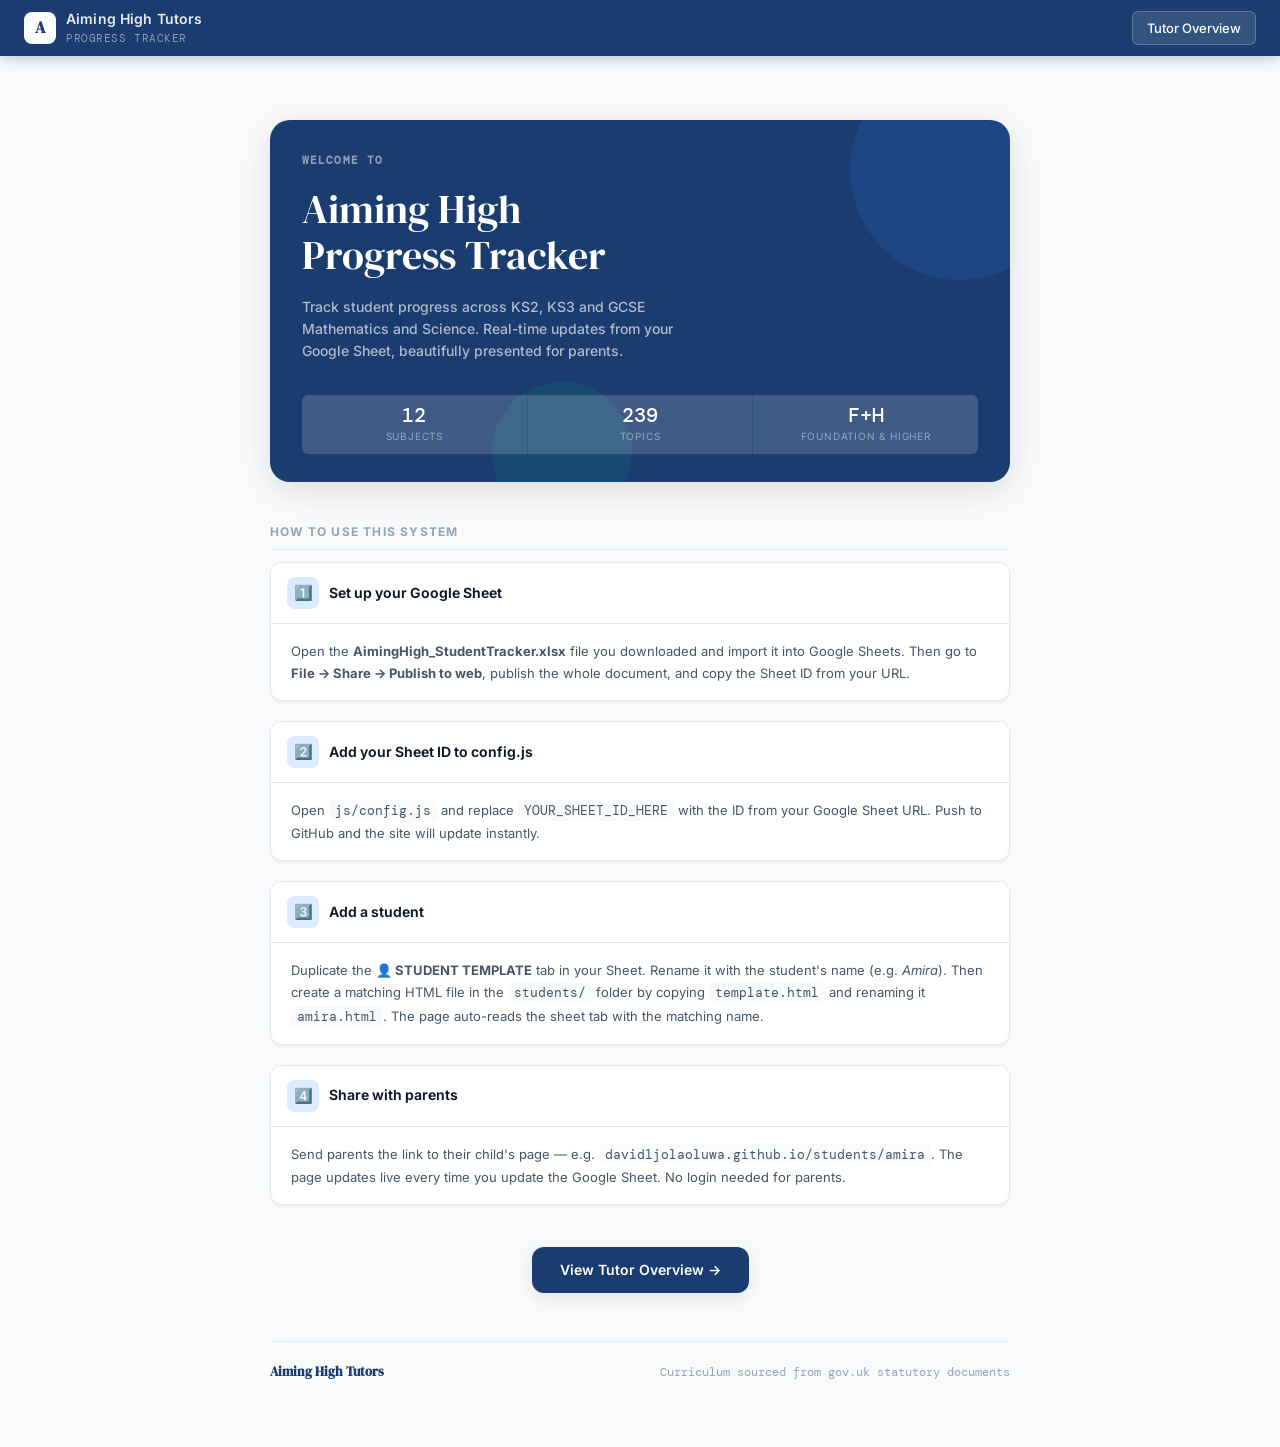
<file: webapp/index.html>
<!DOCTYPE html>
<html lang="en">
<head>
  <meta charset="UTF-8">
  <meta name="viewport" content="width=device-width, initial-scale=1.0">
  <title>Aiming High Tutors — Student Progress</title>
  <meta name="robots" content="noindex,nofollow">
  <link rel="stylesheet" href="css/style.css">
  <link rel="icon" href="data:image/svg+xml,<svg xmlns='http://www.w3.org/2000/svg' viewBox='0 0 32 32'><rect width='32' height='32' rx='8' fill='%231A3C6E'/><text y='24' x='5' font-size='20' font-family='serif'>A</text></svg>">
</head>
<body>

  <nav class="nav">
    <a href="index.html" class="nav-brand">
      <div class="nav-logo">A</div>
      <div>
        <div class="nav-name">Aiming High Tutors</div>
        <div class="nav-badge">Progress Tracker</div>
      </div>
    </a>
    <div class="nav-actions">
      <a href="overview.html" class="btn-nav">Tutor Overview</a>
    </div>
  </nav>

  <main class="page">

    <!-- Hero -->
    <div class="hero-card" style="margin-top:2rem;">
      <div class="hero-top" style="flex-direction:column;gap:0.75rem;">
        <div class="hero-label">Welcome to</div>
        <div class="hero-name" style="font-size:clamp(1.75rem,5vw,2.5rem)">Aiming High<br>Progress Tracker</div>
        <div class="hero-subject" style="max-width:420px;line-height:1.6">
          Track student progress across KS2, KS3 and GCSE Mathematics and Science.
          Real-time updates from your Google Sheet, beautifully presented for parents.
        </div>
      </div>
      <div class="hero-stats" style="margin-top:2rem;">
        <div class="stat-pill">
          <div class="stat-num">12</div>
          <div class="stat-lbl">Subjects</div>
        </div>
        <div class="stat-pill">
          <div class="stat-num">239</div>
          <div class="stat-lbl">Topics</div>
        </div>
        <div class="stat-pill">
          <div class="stat-num">F+H</div>
          <div class="stat-lbl">Foundation & Higher</div>
        </div>
      </div>
    </div>

    <!-- How to use -->
    <div class="section-title" style="margin-top:2.5rem;">How to use this system</div>

    <div style="display:flex;flex-direction:column;gap:10px;margin-bottom:2rem;">

      <div class="topic-group">
        <div class="topic-header" style="cursor:default;">
          <div class="topic-header-left">
            <div class="topic-icon">1️⃣</div>
            <div class="topic-name">Set up your Google Sheet</div>
          </div>
        </div>
        <div class="topic-body" style="display:block;padding:1rem 1.25rem;font-size:13px;color:var(--text-secondary);line-height:1.7;">
          Open the <strong>AimingHigh_StudentTracker.xlsx</strong> file you downloaded and import it into Google Sheets.
          Then go to <strong>File → Share → Publish to web</strong>, publish the whole document, and copy the Sheet ID from your URL.
        </div>
      </div>

      <div class="topic-group">
        <div class="topic-header" style="cursor:default;">
          <div class="topic-header-left">
            <div class="topic-icon">2️⃣</div>
            <div class="topic-name">Add your Sheet ID to config.js</div>
          </div>
        </div>
        <div class="topic-body" style="display:block;padding:1rem 1.25rem;font-size:13px;color:var(--text-secondary);line-height:1.7;">
          Open <code style="background:var(--parchment);padding:2px 6px;border-radius:4px;font-family:'DM Mono',monospace;">js/config.js</code>
          and replace <code style="background:var(--parchment);padding:2px 6px;border-radius:4px;font-family:'DM Mono',monospace;">YOUR_SHEET_ID_HERE</code>
          with the ID from your Google Sheet URL. Push to GitHub and the site will update instantly.
        </div>
      </div>

      <div class="topic-group">
        <div class="topic-header" style="cursor:default;">
          <div class="topic-header-left">
            <div class="topic-icon">3️⃣</div>
            <div class="topic-name">Add a student</div>
          </div>
        </div>
        <div class="topic-body" style="display:block;padding:1rem 1.25rem;font-size:13px;color:var(--text-secondary);line-height:1.7;">
          Duplicate the <strong>👤 STUDENT TEMPLATE</strong> tab in your Sheet. Rename it with the student's name (e.g. <em>Amira</em>).
          Then create a matching HTML file in the <code style="background:var(--parchment);padding:2px 6px;border-radius:4px;font-family:'DM Mono',monospace;">students/</code>
          folder by copying <code style="background:var(--parchment);padding:2px 6px;border-radius:4px;font-family:'DM Mono',monospace;">template.html</code> and renaming it <code style="background:var(--parchment);padding:2px 6px;border-radius:4px;font-family:'DM Mono',monospace;">amira.html</code>.
          The page auto-reads the sheet tab with the matching name.
        </div>
      </div>

      <div class="topic-group">
        <div class="topic-header" style="cursor:default;">
          <div class="topic-header-left">
            <div class="topic-icon">4️⃣</div>
            <div class="topic-name">Share with parents</div>
          </div>
        </div>
        <div class="topic-body" style="display:block;padding:1rem 1.25rem;font-size:13px;color:var(--text-secondary);line-height:1.7;">
          Send parents the link to their child's page — e.g.
          <code style="background:var(--parchment);padding:2px 6px;border-radius:4px;font-family:'DM Mono',monospace;">david1jolaoluwa.github.io/students/amira</code>.
          The page updates live every time you update the Google Sheet. No login needed for parents.
        </div>
      </div>

    </div>

    <!-- Tutor link -->
    <div style="text-align:center;margin:2rem 0;">
      <a href="overview.html" style="
        display:inline-flex;align-items:center;gap:8px;
        background:var(--navy);color:white;
        padding:12px 28px;border-radius:var(--radius-md);
        font-size:14px;font-weight:600;text-decoration:none;
        font-family:'Inter',sans-serif;
        box-shadow:var(--shadow-md);
        transition:background 200ms;
      " onmouseover="this.style.background='#112750'" onmouseout="this.style.background='var(--navy)'">
        View Tutor Overview →
      </a>
    </div>

    <div class="page-footer">
      <div class="footer-brand">Aiming High Tutors</div>
      <div class="footer-meta">Curriculum sourced from gov.uk statutory documents</div>
    </div>

  </main>

</body>
</html>
</file>
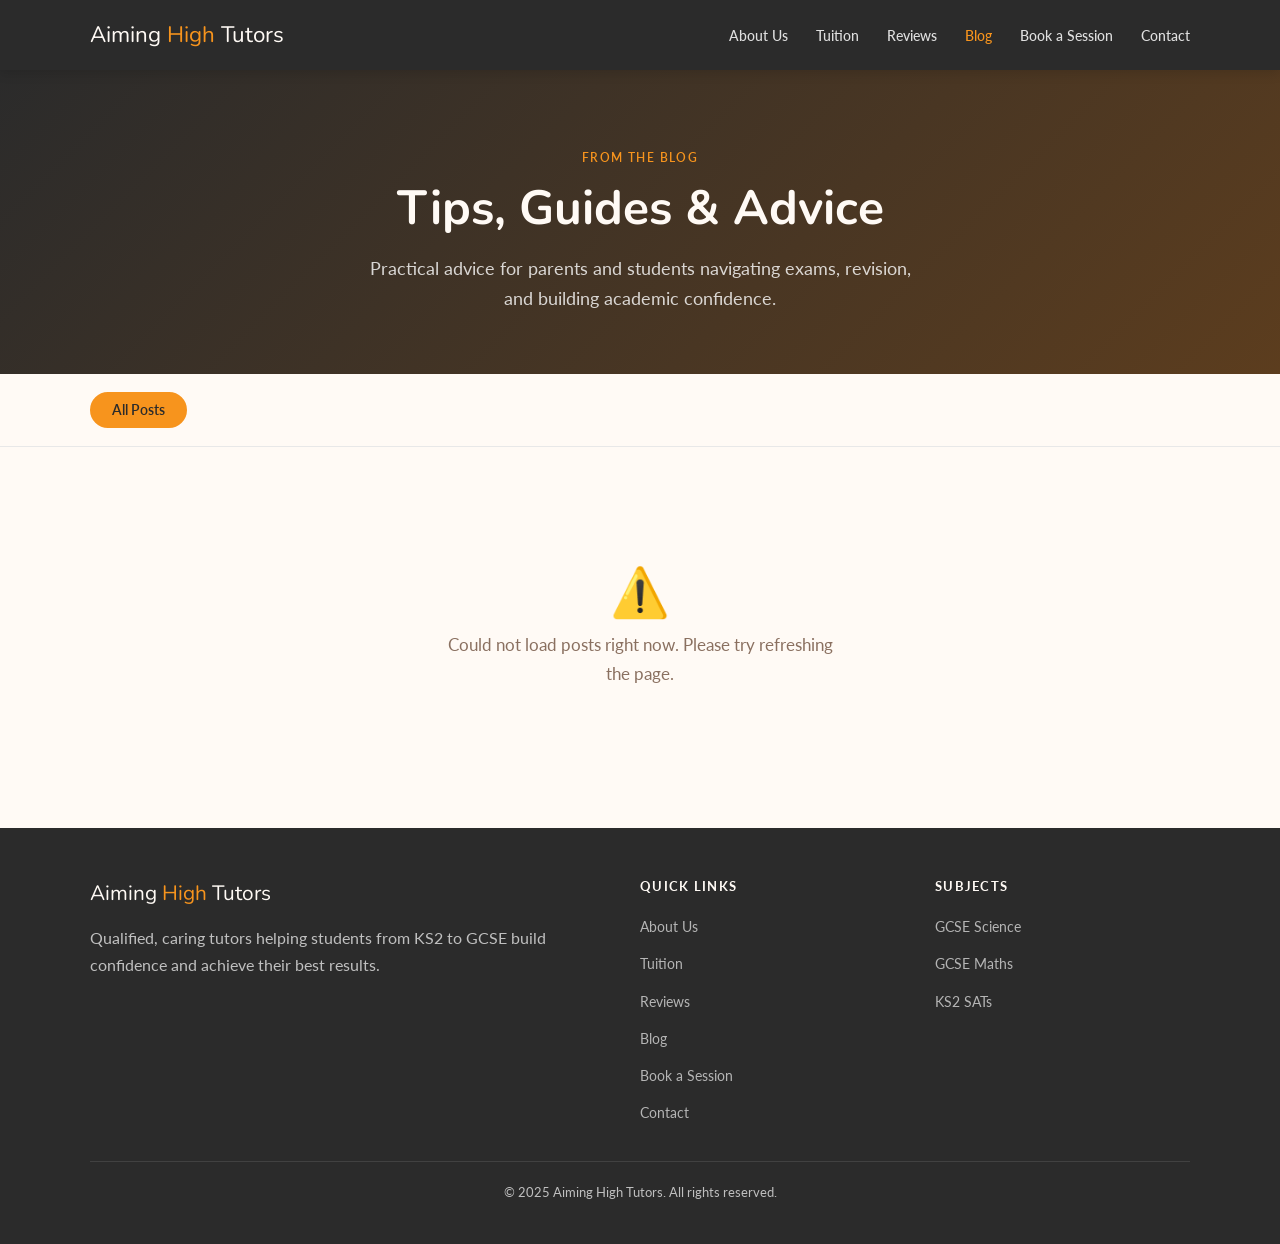
<file: blog.html>
<!DOCTYPE html>
<html lang="en">
<head>
  <meta charset="UTF-8" />
  <meta name="viewport" content="width=device-width, initial-scale=1.0" />
  <title>Blog — Aiming High Tutors</title>
  <meta name="description" content="Tips, guides and advice for parents and students navigating exams, revision and building academic confidence." />

  <link
    href="https://fonts.googleapis.com/css2?family=Nunito:wght@600;700;800&family=Lato:wght@400;500;700&display=swap"
    rel="stylesheet"
  />

  <style>
    :root {
      --color-dark:     #2B2B2B;
      --color-mid:      #5C3D1E;
      --color-accent:   #F7941D;
      --color-light-bg: #FEF3E8;
      --color-white:    #FFFAF5;
      --color-text:     #3E3028;
      --color-muted:    #8a7060;
      --font-heading:   'Nunito', Georgia, sans-serif;
      --font-body:      'Lato', Arial, sans-serif;
      --radius:         12px;
      --max-width:      1100px;
    }

    *, *::before, *::after { box-sizing: border-box; margin: 0; padding: 0; }
    html { scroll-behavior: smooth; }

    body {
      font-family: var(--font-body);
      color: var(--color-text);
      background: var(--color-white);
      line-height: 1.7;
      font-size: 16px;
    }

    .container {
      width: 90%;
      max-width: var(--max-width);
      margin: 0 auto;
    }

    h1, h2, h3 {
      font-family: var(--font-heading);
      color: var(--color-dark);
      line-height: 1.25;
    }

    h1 { font-size: clamp(2rem, 5vw, 3rem); }
    h2 { font-size: clamp(1.6rem, 3.5vw, 2.4rem); margin-bottom: 16px; }
    h3 { font-size: 1.2rem; margin-bottom: 8px; }
    p  { margin-bottom: 16px; }

    .section-label {
      display: inline-block;
      font-size: 0.75rem;
      font-weight: 600;
      letter-spacing: 0.12em;
      text-transform: uppercase;
      color: var(--color-accent);
      margin-bottom: 10px;
    }

    /* =====================================================================
    NAVBAR
    ===================================================================== */
    .navbar {
      position: sticky;
      top: 0;
      z-index: 100;
      background: var(--color-dark);
      padding: 16px 0;
      box-shadow: 0 2px 12px rgba(0,0,0,0.15);
    }

    .navbar__inner {
      display: flex;
      align-items: center;
      justify-content: space-between;
      flex-wrap: wrap;
      gap: 12px;
    }

    .navbar__logo {
      font-family: var(--font-heading);
      font-size: 1.4rem;
      color: var(--color-white);
      text-decoration: none;
    }

    .navbar__logo span { color: var(--color-accent); }

    .navbar__links {
      display: flex;
      gap: 28px;
      list-style: none;
      flex-wrap: wrap;
    }

    .navbar__links a {
      color: rgba(255,255,255,0.85);
      text-decoration: none;
      font-size: 0.9rem;
      font-weight: 500;
      transition: color 0.2s;
    }

    .navbar__links a:hover,
    .navbar__links a.active { color: var(--color-accent); }

    /* =====================================================================
    PAGE HERO
    ===================================================================== */
    .page-hero {
      background: linear-gradient(135deg, var(--color-dark) 0%, var(--color-mid) 100%);
      color: var(--color-white);
      padding: 72px 0 60px;
      text-align: center;
    }

    .page-hero h1 { color: var(--color-white); margin-bottom: 16px; }

    .page-hero p {
      color: rgba(255,255,255,0.8);
      font-size: 1.1rem;
      max-width: 560px;
      margin: 0 auto;
    }

    /* =====================================================================
    FILTER BAR
    ===================================================================== */
    .filter-bar {
      background: var(--color-white);
      border-bottom: 1px solid #e8e8e8;
      padding: 18px 0;
      position: sticky;
      top: 56px;
      z-index: 50;
    }

    .filter-bar__inner {
      display: flex;
      gap: 10px;
      flex-wrap: wrap;
      align-items: center;
    }

    .filter-btn {
      background: var(--color-white);
      color: var(--color-dark);
      font-family: var(--font-body);
      font-weight: 600;
      font-size: 0.85rem;
      padding: 8px 20px;
      border-radius: 50px;
      border: 2px solid #dde3e8;
      cursor: pointer;
      transition: all 0.2s;
    }

    .filter-btn:hover {
      border-color: var(--color-accent);
      color: var(--color-accent);
    }

    .filter-btn.active {
      background: var(--color-accent);
      color: var(--color-dark);
      border-color: var(--color-accent);
    }

    /* =====================================================================
    BLOG GRID
    ===================================================================== */
    .blog-section {
      padding: 60px 0 80px;
    }

    .blog-grid {
      display: grid;
      grid-template-columns: repeat(auto-fill, minmax(320px, 1fr));
      gap: 32px;
    }

    .blog-card {
      background: var(--color-white);
      border-radius: var(--radius);
      overflow: hidden;
      box-shadow: 0 4px 20px rgba(0,0,0,0.07);
      transition: transform 0.25s, box-shadow 0.25s;
      display: flex;
      flex-direction: column;
      border: 1px solid #f0ebe4;
    }

    .blog-card:hover {
      transform: translateY(-5px);
      box-shadow: 0 12px 36px rgba(92,61,30,0.12);
    }

    .blog-card__image {
      height: 200px;
      background: linear-gradient(135deg, var(--color-light-bg), #e8d5b7);
      display: flex;
      align-items: center;
      justify-content: center;
      color: var(--color-muted);
      font-size: 0.8rem;
      flex-shrink: 0;
      position: relative;
      overflow: hidden;
    }

    .blog-card__category-badge {
      position: absolute;
      top: 14px;
      left: 14px;
      background: var(--color-accent);
      color: var(--color-dark);
      font-size: 0.7rem;
      font-weight: 700;
      letter-spacing: 0.08em;
      text-transform: uppercase;
      padding: 4px 12px;
      border-radius: 50px;
    }

    .blog-card__body {
      padding: 28px;
      display: flex;
      flex-direction: column;
      flex: 1;
    }

    .blog-card__meta {
      display: flex;
      gap: 12px;
      align-items: center;
      margin-bottom: 12px;
      flex-wrap: wrap;
    }

    .blog-card__date {
      font-size: 0.78rem;
      color: var(--color-muted);
      font-weight: 500;
    }

    .blog-card__author {
      font-size: 0.78rem;
      color: var(--color-mid);
      font-weight: 600;
    }

    .blog-card__author::before {
      content: '·';
      margin-right: 12px;
      color: var(--color-muted);
    }

    .blog-card__title {
      font-family: var(--font-heading);
      font-size: 1.1rem;
      color: var(--color-dark);
      margin-bottom: 10px;
      line-height: 1.4;
    }

    .blog-card__excerpt {
      font-size: 0.9rem;
      color: var(--color-muted);
      margin-bottom: 20px;
      flex: 1;
      line-height: 1.6;
    }

    .blog-card__link {
      display: inline-block;
      font-size: 0.88rem;
      font-weight: 700;
      color: var(--color-accent);
      text-decoration: none;
      transition: color 0.2s;
    }

    .blog-card__link:hover { color: var(--color-mid); }

    /* =====================================================================
    LOADING + EMPTY STATES
    ===================================================================== */
    .blog-status {
      text-align: center;
      padding: 60px 24px;
      color: var(--color-muted);
    }

    .blog-status__icon {
      font-size: 3rem;
      margin-bottom: 16px;
      line-height: 1;
    }

    .blog-status p {
      font-size: 1.05rem;
      max-width: 400px;
      margin: 0 auto;
    }

    /* =====================================================================
    FOOTER
    ===================================================================== */
    .footer {
      background: var(--color-dark);
      color: rgba(255,255,255,0.7);
      padding: 48px 0 24px;
    }

    .footer__inner {
      display: flex;
      gap: 40px;
      flex-wrap: wrap;
      margin-bottom: 36px;
    }

    .footer__brand { flex: 2; min-width: 220px; }
    .footer__col   { flex: 1; min-width: 140px; }

    .footer__logo {
      font-family: var(--font-heading);
      font-size: 1.3rem;
      color: var(--color-white);
      margin-bottom: 12px;
      display: block;
    }

    .footer__logo span { color: var(--color-accent); }

    .footer h4 {
      font-family: var(--font-body);
      font-size: 0.8rem;
      font-weight: 700;
      letter-spacing: 0.1em;
      text-transform: uppercase;
      color: var(--color-white);
      margin-bottom: 14px;
    }

    .footer__links {
      list-style: none;
      display: flex;
      flex-direction: column;
      gap: 10px;
    }

    .footer__links a {
      color: rgba(255,255,255,0.65);
      text-decoration: none;
      font-size: 0.88rem;
      transition: color 0.2s;
    }

    .footer__links a:hover { color: var(--color-accent); }

    .footer__bottom {
      border-top: 1px solid rgba(255,255,255,0.1);
      padding-top: 20px;
      font-size: 0.8rem;
      text-align: center;
    }

    /* =====================================================================
    RESPONSIVE
    ===================================================================== */
    @media (max-width: 768px) {
      .page-hero { padding: 52px 0 44px; }
      .blog-grid { grid-template-columns: 1fr; }
      .navbar__inner { justify-content: center; }
    }
  </style>
</head>

<body>

  <!-- NAVBAR -->
  <nav class="navbar">
    <div class="container navbar__inner">
      <a href="index.html" class="navbar__logo">Aiming <span>High</span> Tutors</a>
      <ul class="navbar__links">
        <li><a href="index.html#about">About Us</a></li>
        <li><a href="index.html#services">Tuition</a></li>
        <li><a href="index.html#reviews">Reviews</a></li>
        <li><a href="blog.html" class="active">Blog</a></li>
        <li><a href="index.html#booking">Book a Session</a></li>
        <li><a href="index.html#contact">Contact</a></li>
      </ul>
    </div>
  </nav>


  <!-- PAGE HERO -->
  <div class="page-hero">
    <div class="container">
      <span class="section-label">From the Blog</span>
      <h1>Tips, Guides &amp; Advice</h1>
      <p>
        Practical advice for parents and students navigating exams,
        revision, and building academic confidence.
      </p>
    </div>
  </div>


  <!-- FILTER BAR — built dynamically from post categories -->
  <div class="filter-bar">
    <div class="container">
      <div class="filter-bar__inner" id="filter-bar">
        <button class="filter-btn active" data-category="all">All Posts</button>
        <!-- Category buttons injected by JavaScript -->
      </div>
    </div>
  </div>


  <!-- BLOG POSTS GRID -->
  <section class="blog-section">
    <div class="container">

      <!-- Loading state -->
      <div id="blog-loading" class="blog-status">
        <div class="blog-status__icon">📖</div>
        <p>Loading posts&hellip;</p>
      </div>

      <!-- Posts grid — built by JavaScript -->
      <div id="blog-grid" class="blog-grid" style="display:none;"></div>

      <!-- Empty / no posts matching filter -->
      <div id="blog-empty" class="blog-status" style="display:none;">
        <div class="blog-status__icon">📭</div>
        <p>No posts found in this category yet. Check back soon!</p>
      </div>

      <!-- Error state -->
      <div id="blog-error" class="blog-status" style="display:none;">
        <div class="blog-status__icon">⚠️</div>
        <p>Could not load posts right now. Please try refreshing the page.</p>
      </div>

    </div>
  </section>


  <!-- FOOTER -->
  <footer class="footer">
    <div class="container">
      <div class="footer__inner">
        <div class="footer__brand">
          <span class="footer__logo">Aiming <span>High</span> Tutors</span>
          <p>Qualified, caring tutors helping students from KS2 to GCSE build confidence and achieve their best results.</p>
        </div>
        <div class="footer__col">
          <h4>Quick Links</h4>
          <ul class="footer__links">
            <li><a href="index.html#about">About Us</a></li>
            <li><a href="index.html#services">Tuition</a></li>
            <li><a href="index.html#reviews">Reviews</a></li>
            <li><a href="blog.html">Blog</a></li>
            <li><a href="index.html#booking">Book a Session</a></li>
            <li><a href="index.html#contact">Contact</a></li>
          </ul>
        </div>
        <div class="footer__col">
          <h4>Subjects</h4>
          <ul class="footer__links">
            <li><a href="index.html#services">GCSE Science</a></li>
            <li><a href="index.html#services">GCSE Maths</a></li>
            <li><a href="index.html#services">KS2 SATs</a></li>
          </ul>
        </div>
      </div>
      <div class="footer__bottom">
        <p>&copy; 2025 Aiming High Tutors. All rights reserved.</p>
      </div>
    </div>
  </footer>


  <script>
    // =====================================================================
    //  BLOG LISTING — DYNAMIC POST LOADING
    //
    //  TO SET UP:
    //  Deploy blog_api.gs as a Web App and replace
    //  PASTE_BLOG_API_URL_HERE below with your Web App URL.
    // =====================================================================

    var BLOG_API_URL = 'https://script.google.com/macros/s/AKfycbyuneqiMrY-ANNUuSCVV_JN240JhCodCRmTIG7x03I8z4F-ac4JhL-dpscdKhBiVNQ/exec';

    var allPosts       = [];
    var activeCategory = 'all';

    // Default card images per category — fallback gradient if none set
    var CATEGORY_IMAGES = {
      'GCSE':      'https://raw.githubusercontent.com/david1jolaoluwa/david1jolaoluwa.github.io/main/Website%20Assets/pexels-polina-tankilevitch-6929185.jpg',
      'SATs':      'https://raw.githubusercontent.com/david1jolaoluwa/david1jolaoluwa.github.io/main/Website%20Assets/pexels-karola-g-6958531.jpg',
      'Revision':  'https://raw.githubusercontent.com/david1jolaoluwa/david1jolaoluwa.github.io/main/Website%20Assets/pexels-mikhail-nilov-8121107.jpg',
      'default':   ''
    };

    // ---------------------------------------------------------------
    //  LOAD POSTS FROM API
    // ---------------------------------------------------------------
    fetch(BLOG_API_URL)
      .then(function(res) { return res.json(); })
      .then(function(data) {
        document.getElementById('blog-loading').style.display = 'none';

        if (!data.ok || !data.posts || data.posts.length === 0) {
          document.getElementById('blog-empty').style.display = 'block';
          return;
        }

        allPosts = data.posts;
        buildFilterBar(allPosts);
        renderPosts(allPosts);
      })
      .catch(function() {
        document.getElementById('blog-loading').style.display = 'none';
        document.getElementById('blog-error').style.display = 'block';
      });


    // ---------------------------------------------------------------
    //  BUILD FILTER BAR FROM CATEGORIES IN POSTS
    // ---------------------------------------------------------------
    function buildFilterBar(posts) {
      var seen       = {};
      var categories = [];
      posts.forEach(function(p) {
        if (p.category && !seen[p.category]) {
          seen[p.category] = true;
          categories.push(p.category);
        }
      });

      var bar = document.getElementById('filter-bar');
      categories.forEach(function(cat) {
        var btn = document.createElement('button');
        btn.className    = 'filter-btn';
        btn.textContent  = cat;
        btn.setAttribute('data-category', cat);
        btn.addEventListener('click', function() {
          setActiveFilter(cat);
        });
        bar.appendChild(btn);
      });
    }


    // ---------------------------------------------------------------
    //  SET ACTIVE FILTER AND RE-RENDER
    // ---------------------------------------------------------------
    function setActiveFilter(category) {
      activeCategory = category;

      // Update button states
      document.querySelectorAll('.filter-btn').forEach(function(btn) {
        btn.className = btn.getAttribute('data-category') === category
          ? 'filter-btn active' : 'filter-btn';
      });

      var filtered = category === 'all'
        ? allPosts
        : allPosts.filter(function(p) { return p.category === category; });

      renderPosts(filtered);
    }


    // ---------------------------------------------------------------
    //  RENDER POST CARDS
    // ---------------------------------------------------------------
    function renderPosts(posts) {
      var grid  = document.getElementById('blog-grid');
      var empty = document.getElementById('blog-empty');

      if (posts.length === 0) {
        grid.style.display  = 'none';
        empty.style.display = 'block';
        return;
      }

      empty.style.display = 'none';
      grid.style.display  = 'grid';
      grid.innerHTML      = '';

      posts.forEach(function(post) {
        var imgStyle = CATEGORY_IMAGES[post.category] || CATEGORY_IMAGES['default']
          ? 'background: url(\'' + (CATEGORY_IMAGES[post.category] || CATEGORY_IMAGES['default']) + '\') center/cover no-repeat;'
          : 'background: linear-gradient(135deg, var(--color-light-bg), #e8d5b7);';

        var postUrl = 'post.html?url=' + encodeURIComponent(post.docUrl)
          + '&title=' + encodeURIComponent(post.title)
          + '&author=' + encodeURIComponent(post.author)
          + '&date=' + encodeURIComponent(post.date)
          + '&category=' + encodeURIComponent(post.category);

        var card = document.createElement('div');
        card.className = 'blog-card';
        card.innerHTML =
          '<div class="blog-card__image" style="' + imgStyle + '">' +
            (post.category ? '<span class="blog-card__category-badge">' + escHtml(post.category) + '</span>' : '') +
          '</div>' +
          '<div class="blog-card__body">' +
            '<div class="blog-card__meta">' +
              '<span class="blog-card__date">' + escHtml(post.date) + '</span>' +
              (post.author ? '<span class="blog-card__author">' + escHtml(post.author) + '</span>' : '') +
            '</div>' +
            '<p class="blog-card__title">' + escHtml(post.title) + '</p>' +
            '<p class="blog-card__excerpt">' + escHtml(post.excerpt) + '</p>' +
            '<a href="' + postUrl + '" class="blog-card__link">Read more &rarr;</a>' +
          '</div>';

        grid.appendChild(card);
      });
    }


    // ---------------------------------------------------------------
    //  HELPER — escape HTML to prevent XSS
    // ---------------------------------------------------------------
    function escHtml(str) {
      return String(str)
        .replace(/&/g, '&amp;')
        .replace(/</g, '&lt;')
        .replace(/>/g, '&gt;')
        .replace(/"/g, '&quot;');
    }
  </script>

</body>
</html>
</file>
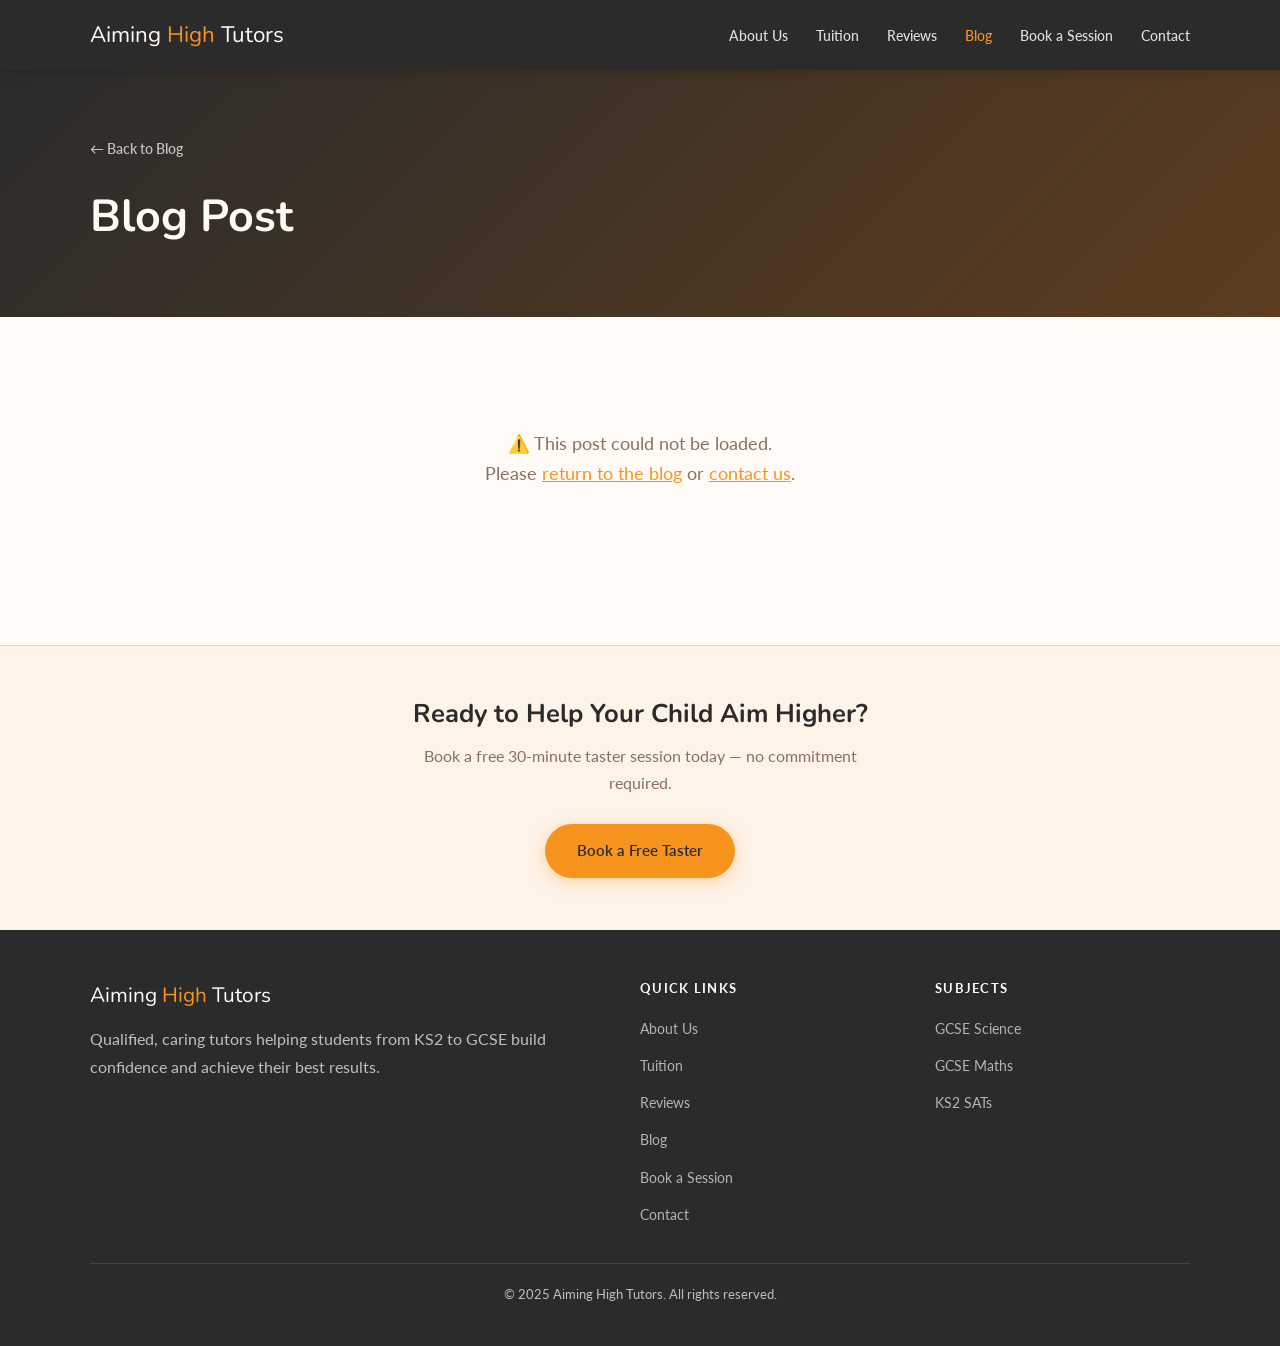
<file: post.html>
<!DOCTYPE html>
<html lang="en">
<head>
  <meta charset="UTF-8" />
  <meta name="viewport" content="width=device-width, initial-scale=1.0" />
  <title>Blog Post — Aiming High Tutors</title>

  <link
    href="https://fonts.googleapis.com/css2?family=Nunito:wght@600;700;800&family=Lato:wght@400;500;700&display=swap"
    rel="stylesheet"
  />

  <style>
    :root {
      --color-dark:     #2B2B2B;
      --color-mid:      #5C3D1E;
      --color-accent:   #F7941D;
      --color-light-bg: #FEF3E8;
      --color-white:    #FFFAF5;
      --color-text:     #3E3028;
      --color-muted:    #8a7060;
      --font-heading:   'Nunito', Georgia, sans-serif;
      --font-body:      'Lato', Arial, sans-serif;
      --radius:         12px;
      --max-width:      1100px;
    }

    *, *::before, *::after { box-sizing: border-box; margin: 0; padding: 0; }
    html { scroll-behavior: smooth; }

    body {
      font-family: var(--font-body);
      color: var(--color-text);
      background: var(--color-white);
      line-height: 1.7;
      font-size: 16px;
    }

    .container {
      width: 90%;
      max-width: var(--max-width);
      margin: 0 auto;
    }

    h1, h2, h3 {
      font-family: var(--font-heading);
      color: var(--color-dark);
      line-height: 1.25;
    }

    p { margin-bottom: 16px; }

    /* =====================================================================
    NAVBAR
    ===================================================================== */
    .navbar {
      position: sticky;
      top: 0;
      z-index: 100;
      background: var(--color-dark);
      padding: 16px 0;
      box-shadow: 0 2px 12px rgba(0,0,0,0.15);
    }

    .navbar__inner {
      display: flex;
      align-items: center;
      justify-content: space-between;
      flex-wrap: wrap;
      gap: 12px;
    }

    .navbar__logo {
      font-family: var(--font-heading);
      font-size: 1.4rem;
      color: var(--color-white);
      text-decoration: none;
    }

    .navbar__logo span { color: var(--color-accent); }

    .navbar__links {
      display: flex;
      gap: 28px;
      list-style: none;
      flex-wrap: wrap;
    }

    .navbar__links a {
      color: rgba(255,255,255,0.85);
      text-decoration: none;
      font-size: 0.9rem;
      font-weight: 500;
      transition: color 0.2s;
    }

    .navbar__links a:hover,
    .navbar__links a.active { color: var(--color-accent); }

    /* =====================================================================
    POST HEADER
    ===================================================================== */
    .post-header {
      background: linear-gradient(135deg, var(--color-dark) 0%, var(--color-mid) 100%);
      color: var(--color-white);
      padding: 64px 0 52px;
    }

    .post-header__back {
      display: inline-flex;
      align-items: center;
      gap: 8px;
      color: rgba(255,255,255,0.7);
      text-decoration: none;
      font-size: 0.88rem;
      font-weight: 600;
      margin-bottom: 28px;
      transition: color 0.2s;
    }

    .post-header__back:hover { color: var(--color-accent); }

    .post-header__category {
      display: inline-block;
      background: var(--color-accent);
      color: var(--color-dark);
      font-size: 0.7rem;
      font-weight: 700;
      letter-spacing: 0.1em;
      text-transform: uppercase;
      padding: 5px 14px;
      border-radius: 50px;
      margin-bottom: 20px;
    }

    .post-header h1 {
      color: var(--color-white);
      font-size: clamp(1.8rem, 4vw, 2.8rem);
      margin-bottom: 20px;
      max-width: 800px;
    }

    .post-header__meta {
      display: flex;
      gap: 20px;
      align-items: center;
      flex-wrap: wrap;
    }

    .post-header__meta-item {
      display: flex;
      align-items: center;
      gap: 8px;
      color: rgba(255,255,255,0.75);
      font-size: 0.9rem;
    }

    .post-header__meta-item strong {
      color: var(--color-white);
    }

    /* =====================================================================
    POST CONTENT — Google Doc iframe
    ===================================================================== */
    .post-content {
      padding: 52px 0 80px;
    }

    .post-content__inner {
      max-width: 860px;
      margin: 0 auto;
    }

    /* Loading state shown while iframe loads */
    .post-loading {
      text-align: center;
      padding: 60px 24px;
      color: var(--color-muted);
    }

    .post-loading__icon {
      font-size: 3rem;
      margin-bottom: 16px;
      line-height: 1;
    }

    /* Error state */
    .post-error {
      text-align: center;
      padding: 60px 24px;
      color: var(--color-muted);
      display: none;
    }

    /* The Google Doc iframe */
    .post-iframe {
      width: 100%;
      min-height: 80vh;
      border: none;
      border-radius: var(--radius);
      box-shadow: 0 4px 24px rgba(0,0,0,0.08);
      display: none; /* shown once loaded */
      background: var(--color-white);
    }

    /* =====================================================================
    CTA STRIP — below the post
    ===================================================================== */
    .post-cta {
      background: var(--color-light-bg);
      border-top: 1px solid #e8d5b7;
      padding: 52px 0;
      text-align: center;
    }

    .post-cta h2 {
      font-size: 1.6rem;
      margin-bottom: 12px;
    }

    .post-cta p {
      color: var(--color-muted);
      max-width: 480px;
      margin: 0 auto 28px;
    }

    .btn {
      display: inline-block;
      background: var(--color-accent);
      color: var(--color-dark);
      font-family: var(--font-body);
      font-weight: 600;
      font-size: 0.95rem;
      padding: 14px 32px;
      border-radius: 50px;
      text-decoration: none;
      border: none;
      cursor: pointer;
      transition: transform 0.2s, box-shadow 0.2s;
      box-shadow: 0 4px 16px rgba(247,148,29,0.35);
    }

    .btn:hover {
      transform: translateY(-2px);
      box-shadow: 0 8px 24px rgba(247,148,29,0.45);
    }

    /* =====================================================================
    FOOTER
    ===================================================================== */
    .footer {
      background: var(--color-dark);
      color: rgba(255,255,255,0.7);
      padding: 48px 0 24px;
    }

    .footer__inner {
      display: flex;
      gap: 40px;
      flex-wrap: wrap;
      margin-bottom: 36px;
    }

    .footer__brand { flex: 2; min-width: 220px; }
    .footer__col   { flex: 1; min-width: 140px; }

    .footer__logo {
      font-family: var(--font-heading);
      font-size: 1.3rem;
      color: var(--color-white);
      margin-bottom: 12px;
      display: block;
    }

    .footer__logo span { color: var(--color-accent); }

    .footer h4 {
      font-family: var(--font-body);
      font-size: 0.8rem;
      font-weight: 700;
      letter-spacing: 0.1em;
      text-transform: uppercase;
      color: var(--color-white);
      margin-bottom: 14px;
    }

    .footer__links {
      list-style: none;
      display: flex;
      flex-direction: column;
      gap: 10px;
    }

    .footer__links a {
      color: rgba(255,255,255,0.65);
      text-decoration: none;
      font-size: 0.88rem;
      transition: color 0.2s;
    }

    .footer__links a:hover { color: var(--color-accent); }

    .footer__bottom {
      border-top: 1px solid rgba(255,255,255,0.1);
      padding-top: 20px;
      font-size: 0.8rem;
      text-align: center;
    }

    /* =====================================================================
    RESPONSIVE
    ===================================================================== */
    @media (max-width: 768px) {
      .post-header { padding: 44px 0 36px; }
      .navbar__inner { justify-content: center; }
      .post-iframe { min-height: 60vh; }
    }
  </style>
</head>

<body>

  <!-- NAVBAR -->
  <nav class="navbar">
    <div class="container navbar__inner">
      <a href="index.html" class="navbar__logo">Aiming <span>High</span> Tutors</a>
      <ul class="navbar__links">
        <li><a href="index.html#about">About Us</a></li>
        <li><a href="index.html#services">Tuition</a></li>
        <li><a href="index.html#reviews">Reviews</a></li>
        <li><a href="blog.html" class="active">Blog</a></li>
        <li><a href="index.html#booking">Book a Session</a></li>
        <li><a href="index.html#contact">Contact</a></li>
      </ul>
    </div>
  </nav>


  <!-- POST HEADER — populated by JavaScript from URL parameters -->
  <div class="post-header" id="post-header">
    <div class="container">
      <a href="blog.html" class="post-header__back">← Back to Blog</a>
      <div id="post-category" class="post-header__category" style="display:none;"></div>
      <h1 id="post-title">Loading post&hellip;</h1>
      <div class="post-header__meta" id="post-meta"></div>
    </div>
  </div>


  <!-- POST CONTENT -->
  <section class="post-content">
    <div class="container">
      <div class="post-content__inner">

        <!-- Loading indicator -->
        <div id="post-loading" class="post-loading">
          <div class="post-loading__icon">📄</div>
          <p>Loading post&hellip;</p>
        </div>

        <!-- Error state — shown if Doc URL is missing or invalid -->
        <div id="post-error" class="post-error">
          <p style="font-size:1.1rem;">⚠️ This post could not be loaded.<br>
          Please <a href="blog.html" style="color:var(--color-accent);">return to the blog</a>
          or <a href="index.html#contact" style="color:var(--color-accent);">contact us</a>.</p>
        </div>

        <!-- Google Doc iframe — shown once loaded -->
        <iframe
          id="post-iframe"
          class="post-iframe"
          title="Blog post content"
          allowfullscreen>
        </iframe>

      </div>
    </div>
  </section>


  <!-- CTA STRIP -->
  <div class="post-cta">
    <div class="container">
      <h2>Ready to Help Your Child Aim Higher?</h2>
      <p>
        Book a free 30-minute taster session today — no commitment required.
      </p>
      <a href="index.html#booking" class="btn">Book a Free Taster</a>
    </div>
  </div>


  <!-- FOOTER -->
  <footer class="footer">
    <div class="container">
      <div class="footer__inner">
        <div class="footer__brand">
          <span class="footer__logo">Aiming <span>High</span> Tutors</span>
          <p>Qualified, caring tutors helping students from KS2 to GCSE build confidence and achieve their best results.</p>
        </div>
        <div class="footer__col">
          <h4>Quick Links</h4>
          <ul class="footer__links">
            <li><a href="index.html#about">About Us</a></li>
            <li><a href="index.html#services">Tuition</a></li>
            <li><a href="index.html#reviews">Reviews</a></li>
            <li><a href="blog.html">Blog</a></li>
            <li><a href="index.html#booking">Book a Session</a></li>
            <li><a href="index.html#contact">Contact</a></li>
          </ul>
        </div>
        <div class="footer__col">
          <h4>Subjects</h4>
          <ul class="footer__links">
            <li><a href="index.html#services">GCSE Science</a></li>
            <li><a href="index.html#services">GCSE Maths</a></li>
            <li><a href="index.html#services">KS2 SATs</a></li>
          </ul>
        </div>
      </div>
      <div class="footer__bottom">
        <p>&copy; 2025 Aiming High Tutors. All rights reserved.</p>
      </div>
    </div>
  </footer>


  <script>
    // =====================================================================
    //  POST READER — reads URL parameters to populate the post header
    //  and loads the Google Doc in the iframe.
    //
    //  URL format from blog.html:
    //  post.html?url=DOC_URL&title=TITLE&author=AUTHOR&date=DATE&category=CAT
    // =====================================================================

    (function() {
      var params   = new URLSearchParams(window.location.search);
      var docUrl   = params.get('url')      || '';
      var title    = params.get('title')    || 'Blog Post';
      var author   = params.get('author')   || '';
      var date     = params.get('date')     || '';
      var category = params.get('category') || '';

      // Update page title
      if (title) document.title = title + ' — Aiming High Tutors';

      // Populate header
      document.getElementById('post-title').textContent = title;

      if (category) {
        var catEl = document.getElementById('post-category');
        catEl.textContent  = category;
        catEl.style.display = 'inline-block';
      }

      var meta = document.getElementById('post-meta');
      if (date) {
        var dateEl = document.createElement('div');
        dateEl.className = 'post-header__meta-item';
        dateEl.innerHTML = '📅 <span>' + escHtml(date) + '</span>';
        meta.appendChild(dateEl);
      }
      if (author) {
        var authorEl = document.createElement('div');
        authorEl.className = 'post-header__meta-item';
        authorEl.innerHTML = '✍️ <span>By <strong>' + escHtml(author) + '</strong></span>';
        meta.appendChild(authorEl);
      }

      // Load the Google Doc iframe
      if (!docUrl) {
        document.getElementById('post-loading').style.display = 'none';
        document.getElementById('post-error').style.display   = 'block';
        return;
      }

      var iframe = document.getElementById('post-iframe');
      iframe.src = docUrl;

      iframe.addEventListener('load', function() {
        document.getElementById('post-loading').style.display = 'none';
        iframe.style.display = 'block';

        // Auto-resize iframe to content height
        try {
          var contentHeight = iframe.contentWindow.document.body.scrollHeight;
          if (contentHeight > 400) iframe.style.height = contentHeight + 'px';
        } catch(e) {
          // Cross-origin — use fixed height
          iframe.style.height = '80vh';
        }
      });

      iframe.addEventListener('error', function() {
        document.getElementById('post-loading').style.display = 'none';
        document.getElementById('post-error').style.display   = 'block';
      });

      // Timeout fallback — if iframe takes too long, show error
      setTimeout(function() {
        if (iframe.style.display === 'none') {
          document.getElementById('post-loading').style.display = 'none';
          iframe.style.display  = 'block';
          iframe.style.height   = '80vh';
        }
      }, 8000);

    })();


    function escHtml(str) {
      return String(str)
        .replace(/&/g, '&amp;')
        .replace(/</g, '&lt;')
        .replace(/>/g, '&gt;')
        .replace(/"/g, '&quot;');
    }
  </script>

</body>
</html>
</file>
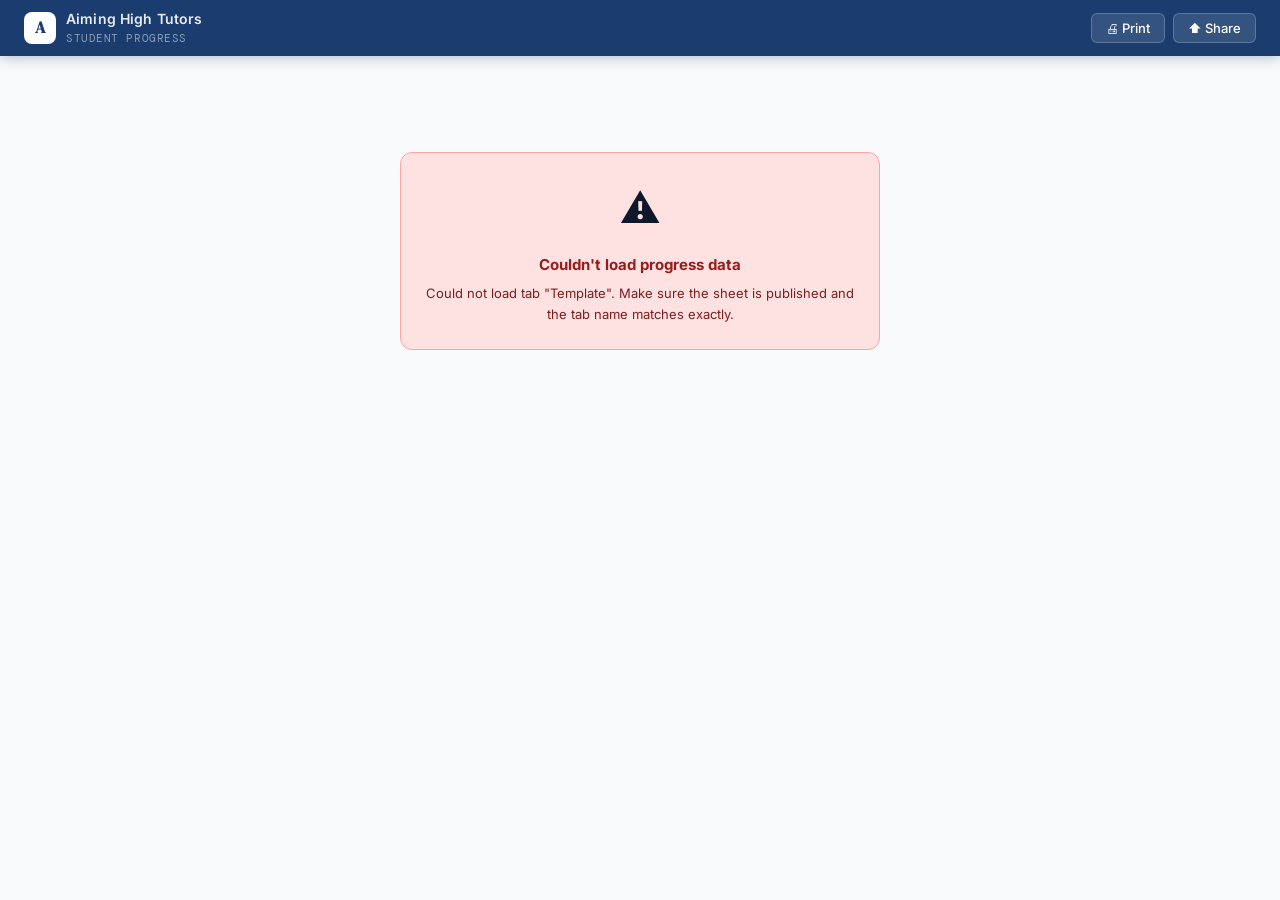
<file: students/template.html>
<!DOCTYPE html>
<html lang="en">
<head>
  <meta charset="UTF-8">
  <meta name="viewport" content="width=device-width, initial-scale=1.0">
  <title>Student Progress — Aiming High Tutors</title>
  <meta name="description" content="Student progress dashboard — Aiming High Tutors">
  <!-- Prevent search engine indexing of student pages -->
  <meta name="robots" content="noindex,nofollow">
  <link rel="stylesheet" href="../css/style.css">
  <!-- Favicon -->
  <link rel="icon" href="data:image/svg+xml,<svg xmlns='http://www.w3.org/2000/svg' viewBox='0 0 32 32'><rect width='32' height='32' rx='8' fill='%231A3C6E'/><text y='24' x='5' font-size='20' font-family='serif'>A</text></svg>">
</head>
<body>

  <!-- Navigation -->
  <nav class="nav">
    <a href="../index.html" class="nav-brand">
      <div class="nav-logo">A</div>
      <div>
        <div class="nav-name">Aiming High Tutors</div>
        <div class="nav-badge">Student Progress</div>
      </div>
    </a>
    <div class="nav-actions">
      <button class="btn-nav" onclick="window.print()">🖨 Print</button>
      <button class="btn-nav" onclick="AH_APP.share()" id="share-btn">⬆ Share</button>
    </div>
  </nav>

  <!-- Main content -->
  <main class="page" id="main">

    <!-- Loading state -->
    <div class="loading" id="loading">
      <div class="loader"></div>
      <p class="loading-text">Loading progress data…</p>
    </div>

    <!-- Error state (hidden by default) -->
    <div id="error" style="display:none;">
      <div class="error-card">
        <div class="error-icon">⚠️</div>
        <div class="error-title">Couldn't load progress data</div>
        <div class="error-msg" id="error-msg">Please check your connection and try again.</div>
      </div>
    </div>

    <!-- Dashboard (populated by JS) -->
    <div id="dashboard" style="display:none;"></div>

  </main>

  <!-- Toast notification -->
  <div class="toast" id="toast"></div>

  <script src="../js/config.js"></script>
  <script src="../js/sheet.js"></script>
  <script>
  /* ── Student page app ──────────────────────────────────────── */
  const AH_APP = (() => {

    // Get student tab name from URL: /students/amira.html → "Amira"
    function getStudentName() {
      const path = window.location.pathname;
      const file = path.split("/").pop().replace(".html", "");
      // Also check query param ?student=name for flexibility
      const params = new URLSearchParams(window.location.search);
      const param = params.get("student");
      if (param) return param;
      return file.split("-").map(w => w.charAt(0).toUpperCase() + w.slice(1)).join(" ");
    }

    // Topic icons by subject area
    const TOPIC_ICONS = {
      "number": "🔢", "algebra": "🔣", "geometry": "📐", "ratio": "⚖️",
      "probability": "🎲", "statistics": "📊", "biology": "🧬",
      "chemistry": "⚗️", "physics": "⚛️", "cell": "🔬", "forces": "🏋️",
      "energy": "⚡", "waves": "🌊", "electricity": "🔋", "magnetism": "🧲",
      "space": "🚀", "earth": "🌍", "evolution": "🦕", "genetics": "🧬",
      "measurement": "📏", "data": "📈", "materials": "🔩",
      "organic": "🧪", "atomic": "⚛️", "particle": "🔮",
    };

    function topicIcon(topicName) {
      const lower = topicName.toLowerCase();
      for (const [key, icon] of Object.entries(TOPIC_ICONS)) {
        if (lower.includes(key)) return icon;
      }
      return "📚";
    }

    // Render the full dashboard
    function render(data) {
      const { meta, subtopics } = data;
      const stats = AH_SHEET.computeStats(subtopics);
      const groups = AH_SHEET.groupByTopic(subtopics);

      // Update page title
      document.title = `${meta.name || "Student"} — Aiming High Tutors`;

      // Completion ring circumference
      const CIRCUM = 283;
      const offset = CIRCUM - (CIRCUM * stats.pct / 100);

      // Build HTML
      const dash = document.getElementById("dashboard");
      dash.innerHTML = `
        <!-- Hero Card -->
        <div class="hero-card">
          <div class="hero-top">
            <div class="hero-info">
              <div class="hero-label">Student Progress Report</div>
              <div class="hero-name">${escHtml(meta.name || "Student")}</div>
              <div class="hero-subject">
                <strong>${escHtml(meta.subject || "")}</strong>
                ${meta.tutor ? ` · Tutor: ${escHtml(meta.tutor)}` : ""}
                ${meta.startDate ? ` · Started ${escHtml(meta.startDate)}` : ""}
              </div>
            </div>
            <div class="ring-wrap">
              <div class="ring-container">
                <svg class="ring-svg" viewBox="0 0 100 100">
                  <circle class="ring-track" cx="50" cy="50" r="45"/>
                  <circle class="ring-progress ${stats.pct < 30 ? 'developing' : ''}"
                    cx="50" cy="50" r="45"
                    id="ring-arc"
                    style="stroke-dashoffset: ${CIRCUM}"/>
                </svg>
                <div class="ring-center">
                  <div class="ring-pct" id="ring-pct">0%</div>
                  <div class="ring-pct-label">done</div>
                </div>
              </div>
              <div class="ring-label">Confident</div>
            </div>
          </div>

          <div class="hero-stats">
            <div class="stat-pill green">
              <div class="stat-num">${stats.confident}</div>
              <div class="stat-lbl">🟢 Confident</div>
            </div>
            <div class="stat-pill amber">
              <div class="stat-num">${stats.developing}</div>
              <div class="stat-lbl">🟡 Developing</div>
            </div>
            <div class="stat-pill red">
              <div class="stat-num">${stats.notStarted}</div>
              <div class="stat-lbl">🔴 Not Started</div>
            </div>
            <div class="stat-pill">
              <div class="stat-num">${stats.avgConf || "—"}</div>
              <div class="stat-lbl">Avg Confidence</div>
            </div>
            <div class="stat-pill">
              <div class="stat-num">${stats.total}</div>
              <div class="stat-lbl">Total Topics</div>
            </div>
          </div>
        </div>

        <!-- Meta strip -->
        <div class="meta-strip">
          ${stats.lastSession ? `<div class="meta-item"><span class="meta-dot"></span>Last session: ${escHtml(stats.lastSession)}</div>` : ""}
          <div class="meta-item"><span class="meta-dot"></span>${stats.total} topics tracked</div>
          ${meta.subject ? `<div class="meta-item"><span class="meta-dot"></span>${escHtml(meta.subject)}</div>` : ""}
        </div>

        <!-- Legend -->
        <div class="legend">
          <div class="legend-item"><span style="display:inline-block;width:9px;height:9px;border-radius:50%;background:var(--mint)"></span> Confident — fully understood</div>
          <div class="legend-item"><span style="display:inline-block;width:9px;height:9px;border-radius:50%;background:var(--amber)"></span> Developing — needs more practice</div>
          <div class="legend-item"><span style="display:inline-block;width:9px;height:9px;border-radius:50%;background:var(--rose)"></span> Not yet started</div>
          <div class="legend-item"><span style="display:inline-block;width:9px;height:9px;border-radius:50%;background:var(--border)"></span> Not covered this term</div>
        </div>

        <!-- Topics -->
        <div class="section-title">Topic Breakdown</div>
        <div id="topic-list">
          ${renderTopics(groups)}
        </div>

        <!-- Footer -->
        <div class="page-footer">
          <div class="footer-brand">Aiming High Tutors</div>
          <div class="footer-meta">Updated live · ${new Date().toLocaleDateString("en-GB", {day:"numeric",month:"short",year:"numeric"})}</div>
        </div>
      `;

      // Animate ring after paint
      requestAnimationFrame(() => {
        setTimeout(() => {
          const arc = document.getElementById("ring-arc");
          if (arc) arc.style.strokeDashoffset = offset;
          const pctEl = document.getElementById("ring-pct");
          if (pctEl) animateCount(pctEl, 0, stats.pct, 1200, v => `${v}%`);
        }, 100);
      });

      // Wire up accordion toggles
      document.querySelectorAll(".topic-header").forEach(hdr => {
        hdr.addEventListener("click", () => {
          const grp = hdr.closest(".topic-group");
          grp.classList.toggle("open");
        });
      });

      // Auto-open first topic group
      const firstGroup = document.querySelector(".topic-group");
      if (firstGroup) firstGroup.classList.add("open");
    }

    function renderTopics(groups) {
      let html = "";
      for (const [topic, subtopics] of groups) {
        const green = subtopics.filter(s => AH_SHEET.ragClass(s.rag) === "green").length;
        const amber = subtopics.filter(s => AH_SHEET.ragClass(s.rag) === "amber").length;
        const red   = subtopics.filter(s => AH_SHEET.ragClass(s.rag) === "red").length;
        const total = subtopics.filter(s => !s.rag.toLowerCase().includes("not covered")).length;
        const pct   = total > 0 ? Math.round((green / total) * 100) : 0;
        const icon  = topicIcon(topic);

        // Mini dots — up to 8
        const sample = subtopics.slice(0, 8);
        const miniDots = sample.map(s =>
          `<span class="mini-dot ${AH_SHEET.ragClass(s.rag)}"></span>`
        ).join("");

        html += `
          <div class="topic-group">
            <div class="topic-header">
              <div class="topic-header-left">
                <div class="topic-icon">${icon}</div>
                <div class="topic-name">${escHtml(topic)}</div>
              </div>
              <div class="topic-header-right">
                <div class="mini-bar">${miniDots}</div>
                <span class="topic-count">${green}/${total}</span>
                <span class="chevron">▾</span>
              </div>
            </div>
            <div class="topic-progress-bar">
              <div class="topic-progress-fill" style="width:${pct}%"></div>
            </div>
            <div class="topic-body">
              ${subtopics.map(renderSubtopic).join("")}
            </div>
          </div>
        `;
      }
      return html || `<div class="empty-state"><div class="empty-icon">📭</div><div class="empty-title">No topics loaded</div><div class="empty-msg">Check the student tab name matches the sheet.</div></div>`;
    }

    function renderSubtopic(st) {
      const rc = AH_SHEET.ragClass(st.rag);
      const cc = AH_SHEET.confClass(st.conf);
      return `
        <div class="subtopic-row">
          <span class="rag-dot ${rc}"></span>
          <div>
            <span class="subtopic-name">${escHtml(st.name)}</span>
            ${st.isHigher ? ' <span class="subtopic-higher">★ Higher</span>' : ""}
            ${st.notes ? `<div style="font-size:11px;color:var(--text-muted);margin-top:2px">📝 ${escHtml(st.notes)}</div>` : ""}
          </div>
          <span class="subtopic-date">${escHtml(st.date || "")}</span>
          <span class="conf-badge ${cc}">${st.conf > 0 ? st.conf + "/5" : ""}</span>
        </div>
      `;
    }

    function escHtml(str) {
      return String(str)
        .replace(/&/g,"&amp;")
        .replace(/</g,"&lt;")
        .replace(/>/g,"&gt;")
        .replace(/"/g,"&quot;");
    }

    function animateCount(el, from, to, duration, formatter) {
      const start = performance.now();
      const step = (now) => {
        const t = Math.min((now - start) / duration, 1);
        const ease = t < 0.5 ? 2*t*t : -1+(4-2*t)*t;
        el.textContent = formatter(Math.round(from + (to - from) * ease));
        if (t < 1) requestAnimationFrame(step);
      };
      requestAnimationFrame(step);
    }

    function showToast(msg, duration = 2500) {
      const t = document.getElementById("toast");
      t.textContent = msg;
      t.classList.add("show");
      setTimeout(() => t.classList.remove("show"), duration);
    }

    async function share() {
      try {
        if (navigator.share) {
          await navigator.share({ title: document.title, url: window.location.href });
        } else {
          await navigator.clipboard.writeText(window.location.href);
          showToast("Link copied to clipboard ✓");
        }
      } catch {}
    }

    // ── Boot ────────────────────────────────────────────────────
    async function init() {
      const cfg = window.AH_CONFIG;
      if (!cfg || cfg.SHEET_ID === "YOUR_SHEET_ID_HERE") {
        document.getElementById("loading").style.display = "none";
        document.getElementById("error").style.display = "block";
        document.getElementById("error-msg").textContent =
          "Sheet ID not configured. Open js/config.js and enter your Google Sheet ID.";
        return;
      }

      const studentName = getStudentName();

      try {
        const rows = await AH_SHEET.fetchTab(cfg.SHEET_ID, studentName);
        const data = AH_SHEET.parseStudentTab(rows);

        // If name not set in meta, use URL slug
        if (!data.meta.name) data.meta.name = studentName;

        document.getElementById("loading").style.display = "none";
        document.getElementById("dashboard").style.display = "block";
        render(data);
      } catch (err) {
        console.error(err);
        document.getElementById("loading").style.display = "none";
        document.getElementById("error").style.display = "block";
        document.getElementById("error-msg").textContent =
          `Could not load tab "${studentName}". Make sure the sheet is published and the tab name matches exactly.`;
      }
    }

    return { init, share };
  })();

  AH_APP.init();
  </script>
</body>
</html>
</file>
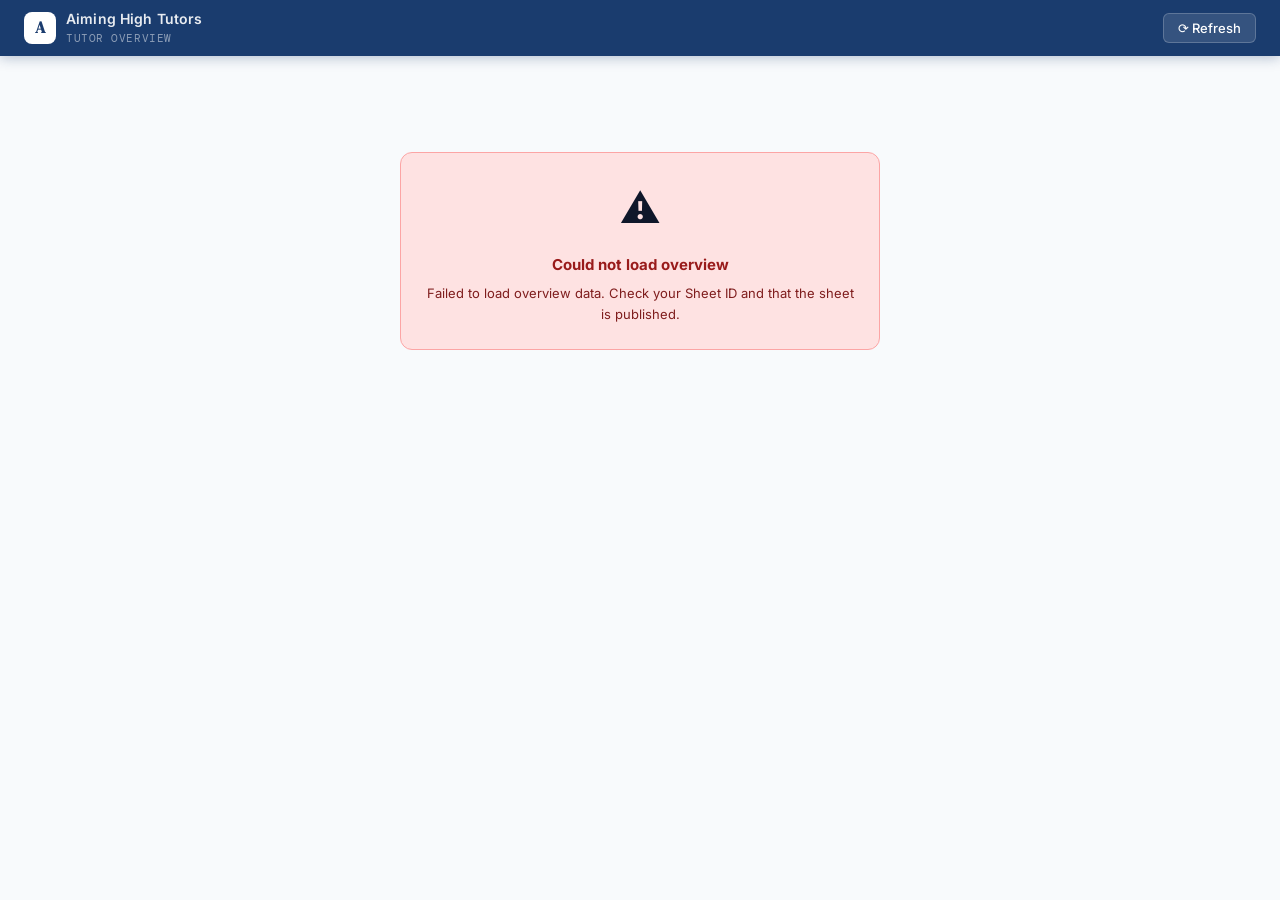
<file: webapp/overview.html>
<!DOCTYPE html>
<html lang="en">
<head>
  <meta charset="UTF-8">
  <meta name="viewport" content="width=device-width, initial-scale=1.0">
  <title>Tutor Overview — Aiming High Tutors</title>
  <meta name="robots" content="noindex,nofollow">
  <link rel="stylesheet" href="css/style.css">
  <link rel="icon" href="data:image/svg+xml,<svg xmlns='http://www.w3.org/2000/svg' viewBox='0 0 32 32'><rect width='32' height='32' rx='8' fill='%231A3C6E'/><text y='24' x='5' font-size='20' font-family='serif'>A</text></svg>">
</head>
<body>

  <nav class="nav">
    <a href="index.html" class="nav-brand">
      <div class="nav-logo">A</div>
      <div>
        <div class="nav-name">Aiming High Tutors</div>
        <div class="nav-badge">Tutor Overview</div>
      </div>
    </a>
    <div class="nav-actions">
      <button class="btn-nav" onclick="location.reload()">⟳ Refresh</button>
    </div>
  </nav>

  <main class="page-wide" id="main">

    <div class="loading" id="loading">
      <div class="loader"></div>
      <p class="loading-text">Loading all students…</p>
    </div>

    <div id="error" style="display:none;">
      <div class="error-card">
        <div class="error-icon">⚠️</div>
        <div class="error-title">Could not load overview</div>
        <div class="error-msg" id="error-msg"></div>
      </div>
    </div>

    <div id="overview-content" style="display:none;"></div>

  </main>

  <div class="toast" id="toast"></div>

  <script src="js/config.js"></script>
  <script src="js/sheet.js"></script>
  <script>
  (async () => {
    const cfg = window.AH_CONFIG;

    function escHtml(str) {
      return String(str)
        .replace(/&/g,"&amp;").replace(/</g,"&lt;")
        .replace(/>/g,"&gt;").replace(/"/g,"&quot;");
    }

    function initials(name) {
      return name.split(" ").map(w => w[0] || "").join("").slice(0,2).toUpperCase();
    }

    function showToast(msg) {
      const t = document.getElementById("toast");
      t.textContent = msg;
      t.classList.add("show");
      setTimeout(() => t.classList.remove("show"), 2500);
    }

    if (!cfg || cfg.SHEET_ID === "YOUR_SHEET_ID_HERE") {
      document.getElementById("loading").style.display = "none";
      document.getElementById("error").style.display = "block";
      document.getElementById("error-msg").textContent =
        "Sheet ID not configured. Open js/config.js and add your Google Sheet ID.";
      return;
    }

    try {
      // Load overview tab to get student list
      const ovRows = await AH_SHEET.fetchTab(cfg.SHEET_ID, cfg.OVERVIEW_TAB);
      const students = AH_SHEET.parseOverviewTab(ovRows);

      if (students.length === 0) {
        document.getElementById("loading").style.display = "none";
        const el = document.getElementById("overview-content");
        el.style.display = "block";
        el.innerHTML = `
          <div class="overview-hero">
            <div class="overview-hero-title">All Students</div>
            <div class="overview-hero-sub">No students found yet — add student names to the OVERVIEW tab in your Google Sheet.</div>
          </div>
          <div class="empty-state">
            <div class="empty-icon">👤</div>
            <div class="empty-title">No students yet</div>
            <div class="empty-msg">Duplicate the STUDENT TEMPLATE tab, name it with your student's name, then add that name to the OVERVIEW tab in column A.</div>
          </div>`;
        return;
      }

      // Fetch each student's tab to get live stats
      const enriched = await Promise.allSettled(
        students.map(async (s) => {
          try {
            const rows = await AH_SHEET.fetchTab(cfg.SHEET_ID, s.name);
            const data = AH_SHEET.parseStudentTab(rows);
            const stats = AH_SHEET.computeStats(data.subtopics);
            return { ...s, ...stats, subject: data.meta.subject || s.subject, tutor: data.meta.tutor || s.tutor };
          } catch {
            return { ...s, pct: 0, confident: 0, developing: 0, notStarted: 0, avgConf: null, lastSession: null };
          }
        })
      );

      const studentData = enriched
        .filter(r => r.status === "fulfilled")
        .map(r => r.value);

      // Aggregate stats
      const totalStudents = studentData.length;
      const avgPct = totalStudents > 0
        ? Math.round(studentData.reduce((a,s) => a + s.pct, 0) / totalStudents)
        : 0;
      const totalTopics = studentData.reduce((a,s) => a + (s.total || 0), 0);

      // Render
      const el = document.getElementById("overview-content");
      el.style.display = "block";
      el.innerHTML = `
        <div class="overview-hero">
          <div class="overview-hero-title">All Students</div>
          <div class="overview-hero-sub">Live progress across all active students</div>
          <div class="overview-stats">
            <div class="ov-stat">
              <div class="ov-stat-num">${totalStudents}</div>
              <div class="ov-stat-lbl">Students</div>
            </div>
            <div class="ov-stat">
              <div class="ov-stat-num">${avgPct}%</div>
              <div class="ov-stat-lbl">Avg completion</div>
            </div>
            <div class="ov-stat">
              <div class="ov-stat-num">${totalTopics}</div>
              <div class="ov-stat-lbl">Topics tracked</div>
            </div>
          </div>
        </div>

        <div class="overview-grid">
          ${studentData.map(s => renderStudentCard(s)).join("")}
        </div>

        <div class="page-footer">
          <div class="footer-brand">Aiming High Tutors</div>
          <div class="footer-meta">Updated live · ${new Date().toLocaleDateString("en-GB", {day:"numeric",month:"short",year:"numeric"})}</div>
        </div>
      `;

      // Animate progress bars
      requestAnimationFrame(() => {
        setTimeout(() => {
          document.querySelectorAll(".student-bar-fill").forEach(el => {
            el.style.width = el.dataset.pct + "%";
          });
        }, 100);
      });

      document.getElementById("loading").style.display = "none";

    } catch (err) {
      console.error(err);
      document.getElementById("loading").style.display = "none";
      document.getElementById("error").style.display = "block";
      document.getElementById("error-msg").textContent =
        "Failed to load overview data. Check your Sheet ID and that the sheet is published.";
    }

    function renderStudentCard(s) {
      const slug = AH_SHEET.slugify(s.name);
      const studentUrl = `students/${slug}.html`;
      return `
        <a href="${studentUrl}" class="student-card">
          <div class="student-card-top">
            <div class="student-avatar">${escHtml(initials(s.name))}</div>
            <div>
              <div class="student-card-name">${escHtml(s.name)}</div>
              <div class="student-card-subject">${escHtml(s.subject || "Subject not set")}</div>
            </div>
          </div>

          <div class="student-bar-wrap">
            <div class="student-bar-label">
              <span>Confident topics</span>
              <span style="font-family:'DM Mono',monospace;font-weight:600;color:var(--mint)">${s.pct}%</span>
            </div>
            <div class="student-bar-track">
              <div class="student-bar-fill" data-pct="${s.pct}" style="width:0%"></div>
            </div>
          </div>

          <div class="student-rag-row">
            <span class="rag-tag green">🟢 ${s.confident}</span>
            <span class="rag-tag amber">🟡 ${s.developing}</span>
            <span class="rag-tag red">🔴 ${s.notStarted}</span>
          </div>

          ${s.avgConf ? `<div class="student-last">Avg confidence: ${s.avgConf}/5${s.lastSession ? ` · Last session: ${s.lastSession}` : ""}</div>` : ""}
          ${!s.avgConf && s.lastSession ? `<div class="student-last">Last session: ${escHtml(s.lastSession)}</div>` : ""}
        </a>
      `;
    }
  })();
  </script>
</body>
</html>
</file>
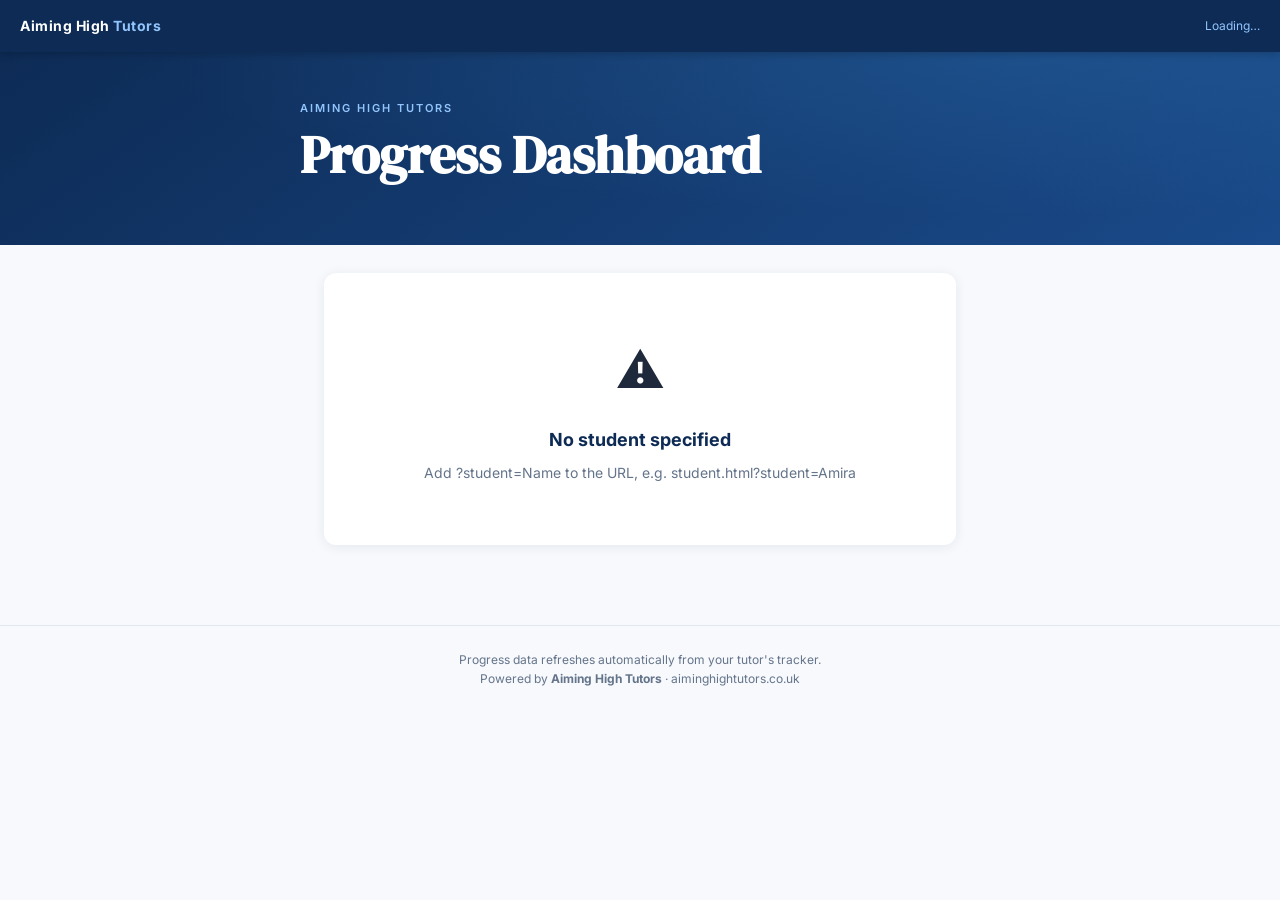
<file: webapp/student.html>
<!DOCTYPE html>
<html lang="en">
<head>
<meta charset="UTF-8">
<meta name="viewport" content="width=device-width, initial-scale=1.0">
<title>Student Progress — Aiming High Tutors</title>
<link rel="preconnect" href="https://fonts.googleapis.com">
<link href="https://fonts.googleapis.com/css2?family=DM+Serif+Display:ital@0;1&family=Inter:wght@300;400;500;600;700&display=swap" rel="stylesheet">
<style>
  *, *::before, *::after { box-sizing: border-box; margin: 0; padding: 0; }

  :root {
    --navy:     #0D2B55;
    --blue:     #2E75B6;
    --blue-lt:  #EBF3FB;
    --bg:       #F7F9FC;
    --white:    #FFFFFF;
    --green:    #22C55E;
    --green-lt: #DCFCE7;
    --amber:    #F59E0B;
    --amber-lt: #FEF3C7;
    --red:      #EF4444;
    --red-lt:   #FEE2E2;
    --slate:    #94A3B8;
    --slate-lt: #F1F5F9;
    --text:     #1E293B;
    --muted:    #64748B;
    --radius:   12px;
    --shadow:   0 2px 12px rgba(13,43,85,0.08);
    --shadow-lg:0 8px 32px rgba(13,43,85,0.12);
  }

  html { scroll-behavior: smooth; }

  body {
    font-family: 'Inter', sans-serif;
    background: var(--bg);
    color: var(--text);
    min-height: 100vh;
    font-size: 15px;
    line-height: 1.6;
  }

  /* ── Sticky nav ── */
  .nav {
    position: sticky; top: 0; z-index: 100;
    background: var(--navy);
    padding: 0 20px;
    height: 52px;
    display: flex; align-items: center; justify-content: space-between;
    box-shadow: 0 2px 8px rgba(0,0,0,0.2);
  }
  .nav-brand {
    font-family: 'Inter', sans-serif;
    font-weight: 700; font-size: 14px;
    color: white; letter-spacing: 0.5px;
    text-decoration: none;
  }
  .nav-brand span { color: #93C5FD; }
  .nav-meta { font-size: 12px; color: #93C5FD; }

  /* ── Hero ── */
  .hero {
    background: linear-gradient(145deg, var(--navy) 0%, #1A4A8A 100%);
    padding: 36px 20px 48px;
    color: white;
    position: relative;
    overflow: hidden;
  }
  .hero::before {
    content: '';
    position: absolute; inset: 0;
    background: radial-gradient(ellipse at 80% 0%, rgba(46,117,182,0.3) 0%, transparent 60%);
  }
  .hero-inner { position: relative; max-width: 680px; margin: 0 auto; }
  .hero-eyebrow {
    font-size: 11px; font-weight: 600; letter-spacing: 2px;
    text-transform: uppercase; color: #93C5FD;
    margin-bottom: 8px;
  }
  .hero-name {
    font-family: 'DM Serif Display', serif;
    font-size: clamp(32px, 8vw, 52px);
    line-height: 1.1; color: white;
    margin-bottom: 6px;
  }
  .hero-subject {
    font-size: 15px; color: #CBD5E1; margin-bottom: 32px;
  }

  /* ── Progress ring ── */
  .hero-stats {
    display: flex; align-items: center; gap: 32px;
    flex-wrap: wrap;
  }
  .ring-wrap { position: relative; width: 110px; height: 110px; flex-shrink: 0; }
  .ring-svg { transform: rotate(-90deg); }
  .ring-bg { fill: none; stroke: rgba(255,255,255,0.15); stroke-width: 8; }
  .ring-fill {
    fill: none; stroke: #22C55E; stroke-width: 8;
    stroke-linecap: round;
    stroke-dasharray: 283;
    stroke-dashoffset: 283;
    transition: stroke-dashoffset 1.4s cubic-bezier(.4,0,.2,1);
  }
  .ring-label {
    position: absolute; inset: 0;
    display: flex; flex-direction: column;
    align-items: center; justify-content: center;
  }
  .ring-pct {
    font-size: 24px; font-weight: 700; color: white;
    line-height: 1;
  }
  .ring-sub { font-size: 10px; color: #93C5FD; margin-top: 2px; }

  .hero-pills { display: flex; flex-direction: column; gap: 10px; }
  .hero-pill {
    display: flex; align-items: center; gap: 10px;
    font-size: 13px;
  }
  .pill-dot {
    width: 10px; height: 10px; border-radius: 50%; flex-shrink: 0;
  }
  .pill-dot.green { background: var(--green); }
  .pill-dot.amber { background: var(--amber); }
  .pill-dot.red   { background: var(--red); }
  .pill-dot.slate { background: var(--slate); }
  .pill-count { font-weight: 700; color: white; min-width: 24px; }
  .pill-label { color: #CBD5E1; }

  /* ── Confidence bar ── */
  .conf-bar-wrap {
    margin-top: 20px; padding: 16px 20px;
    background: rgba(255,255,255,0.08);
    border-radius: 10px; border: 1px solid rgba(255,255,255,0.1);
  }
  .conf-label { font-size: 11px; color: #93C5FD; letter-spacing: 1px; text-transform: uppercase; margin-bottom: 8px; }
  .conf-stars { display: flex; gap: 4px; }
  .conf-star { font-size: 18px; }
  .conf-avg { font-size: 13px; color: #CBD5E1; margin-top: 4px; }

  /* ── Main content ── */
  .main { max-width: 680px; margin: 0 auto; padding: 24px 16px 60px; }

  /* ── Section header ── */
  .section-title {
    font-size: 11px; font-weight: 600; letter-spacing: 2px;
    text-transform: uppercase; color: var(--muted);
    padding: 20px 0 10px;
    border-top: 1px solid #E2E8F0;
    margin-top: 8px;
  }
  .section-title:first-child { border-top: none; margin-top: 0; }

  /* ── Accordion (topic group) ── */
  .accordion { margin-bottom: 8px; border-radius: var(--radius); overflow: hidden; box-shadow: var(--shadow); }

  .accordion-header {
    width: 100%; display: flex; align-items: center; gap: 12px;
    padding: 14px 16px;
    background: var(--white);
    border: none; cursor: pointer;
    text-align: left;
    transition: background 0.15s;
    border-bottom: 1px solid #E2E8F0;
  }
  .accordion-header:hover { background: var(--blue-lt); }
  .accordion-header.open { background: var(--blue-lt); }

  .accordion-icon {
    width: 34px; height: 34px; border-radius: 8px;
    background: var(--blue-lt); display: flex; align-items: center; justify-content: center;
    font-size: 16px; flex-shrink: 0;
  }
  .accordion-title { flex: 1; }
  .accordion-title h3 { font-size: 14px; font-weight: 600; color: var(--navy); }
  .accordion-title p  { font-size: 12px; color: var(--muted); margin-top: 1px; }

  .accordion-mini-bars { display: flex; gap: 2px; margin-left: auto; }
  .mini-bar {
    height: 22px; min-width: 4px; border-radius: 3px;
    transition: width 0.6s ease;
  }
  .mini-bar.green { background: var(--green); }
  .mini-bar.amber { background: var(--amber); }
  .mini-bar.red   { background: var(--red); }

  .accordion-chevron {
    font-size: 12px; color: var(--muted); transition: transform 0.2s;
    flex-shrink: 0;
  }
  .accordion-header.open .accordion-chevron { transform: rotate(180deg); }

  .accordion-body {
    display: none; background: var(--white);
  }
  .accordion-body.open { display: block; }

  /* ── Subtopic row ── */
  .subtopic-row {
    display: flex; align-items: center; gap: 12px;
    padding: 11px 16px;
    border-bottom: 1px solid #F1F5F9;
  }
  .subtopic-row:last-child { border-bottom: none; }

  .rag-pill {
    font-size: 11px; font-weight: 600;
    padding: 3px 10px; border-radius: 20px;
    white-space: nowrap; flex-shrink: 0;
  }
  .rag-pill.confident  { background: var(--green-lt); color: #15803D; }
  .rag-pill.developing { background: var(--amber-lt); color: #92400E; }
  .rag-pill.not-started{ background: var(--red-lt);   color: #991B1B; }
  .rag-pill.not-covered{ background: var(--slate-lt); color: var(--muted); }
  .rag-pill.higher     { background: #FEF3C7; color: #78350F; border: 1px solid #FCD34D; }

  .subtopic-name { flex: 1; font-size: 13px; color: var(--text); }
  .subtopic-id   { font-size: 10px; color: var(--slate); font-style: italic; flex-shrink: 0; }

  .conf-badge {
    font-size: 11px; font-weight: 700; color: var(--muted);
    background: var(--slate-lt); padding: 2px 7px; border-radius: 6px;
    flex-shrink: 0;
  }

  .date-label { font-size: 10px; color: var(--slate); flex-shrink: 0; }

  /* ── Notes chip ── */
  .notes-chip {
    display: block; margin: 0 16px 12px;
    padding: 8px 12px;
    background: #FFFBEB; border-left: 3px solid var(--amber);
    border-radius: 0 6px 6px 0;
    font-size: 12px; color: #78350F;
  }

  /* ── Empty / loading ── */
  .state-card {
    text-align: center; padding: 60px 20px;
    background: var(--white); border-radius: var(--radius);
    box-shadow: var(--shadow);
  }
  .state-card .icon { font-size: 48px; margin-bottom: 16px; }
  .state-card h2 { font-size: 18px; color: var(--navy); margin-bottom: 8px; }
  .state-card p  { font-size: 14px; color: var(--muted); }

  /* ── Footer ── */
  .footer {
    text-align: center; padding: 24px;
    font-size: 12px; color: var(--muted);
    border-top: 1px solid #E2E8F0;
  }

  /* ── Last updated banner ── */
  .updated-banner {
    background: var(--white); border-radius: var(--radius);
    padding: 12px 16px; margin-bottom: 16px;
    display: flex; align-items: center; gap: 10px;
    box-shadow: var(--shadow); font-size: 13px;
  }
  .updated-dot {
    width: 8px; height: 8px; border-radius: 50%;
    background: var(--green); animation: pulse 2s infinite;
  }
  @keyframes pulse {
    0%, 100% { opacity: 1; }
    50% { opacity: 0.4; }
  }

  @media (prefers-reduced-motion: reduce) {
    .ring-fill { transition: none; }
    .updated-dot { animation: none; }
  }

  @media (min-width: 500px) {
    .hero { padding: 48px 32px 56px; }
    .main { padding: 28px 24px 80px; }
  }
</style>
</head>
<body>

<nav class="nav">
  <a class="nav-brand" href="index.html">Aiming High <span>Tutors</span></a>
  <span class="nav-meta" id="nav-meta">Loading…</span>
</nav>

<div id="app">
  <div class="hero">
    <div class="hero-inner" id="hero-inner">
      <div class="state-card" style="background:transparent;box-shadow:none;">
        <div class="icon">⏳</div>
        <h2 style="color:white">Loading progress…</h2>
        <p style="color:#93C5FD">Fetching latest data from your tracker</p>
      </div>
    </div>
  </div>
  <div class="main" id="main-content"></div>
</div>

<footer class="footer">
  <p>Progress data refreshes automatically from your tutor's tracker.<br>
  Powered by <strong>Aiming High Tutors</strong> · aiminghightutors.co.uk</p>
</footer>

<script>
// ── Config ─────────────────────────────────────────────────────
// Replace SHEET_ID with your Google Sheet ID
// Replace SHEET_GID with the published tab GID (from the URL when you publish)
const CONFIG = {
  SHEET_ID:  window.SHEET_ID  || 'YOUR_SHEET_ID_HERE',
  OVERVIEW_GID: window.OVERVIEW_GID || '0',
  // Each student's sheet tab GID — add entries as you add students
  // Format: { 'Student Name': 'GID_NUMBER' }
  STUDENT_GIDS: window.STUDENT_GIDS || {},
};

// ── Helpers ─────────────────────────────────────────────────────
const params  = new URLSearchParams(location.search);
const STUDENT = params.get('student') || params.get('name') || '';

function csvUrl(gid) {
  return `https://docs.google.com/spreadsheets/d/${CONFIG.SHEET_ID}/export?format=csv&gid=${gid}`;
}

function parseCSV(text) {
  const rows = [];
  const lines = text.split('\n');
  for (let i = 1; i < lines.length; i++) { // skip header row
    const cols = splitCSVLine(lines[i]);
    if (cols.length >= 4 && cols[0].trim()) rows.push(cols.map(c => c.trim().replace(/^"|"$/g,'').trim()));
  }
  return rows;
}

function splitCSVLine(line) {
  const result = []; let cur = ''; let inQ = false;
  for (let i = 0; i < line.length; i++) {
    if (line[i] === '"') { inQ = !inQ; continue; }
    if (line[i] === ',' && !inQ) { result.push(cur); cur = ''; continue; }
    cur += line[i];
  }
  result.push(cur);
  return result;
}

function ragClass(val) {
  if (!val) return 'not-started';
  if (val.includes('Confident'))    return 'confident';
  if (val.includes('Developing'))   return 'developing';
  if (val.includes('Not Yet'))      return 'not-started';
  if (val.includes('Not Covered'))  return 'not-covered';
  return 'not-started';
}

function ragLabel(val) {
  if (!val || val.includes('Not Yet')) return '🔴 Not Yet Started';
  if (val.includes('Confident'))       return '🟢 Confident';
  if (val.includes('Developing'))      return '🟡 Developing';
  if (val.includes('Not Covered'))     return '⬜ Not Covered';
  return val;
}

function starStr(score) {
  const n = parseInt(score) || 0;
  return '★'.repeat(n) + '☆'.repeat(5 - n);
}

// Topic icons by keyword
function topicIcon(name) {
  const n = name.toLowerCase();
  if (n.includes('number') || n.includes('arithmetic')) return '🔢';
  if (n.includes('algebra')) return '🔣';
  if (n.includes('geometry') || n.includes('shape') || n.includes('angle')) return '📐';
  if (n.includes('statistic') || n.includes('data')) return '📊';
  if (n.includes('probability')) return '🎲';
  if (n.includes('ratio') || n.includes('proportion')) return '⚖️';
  if (n.includes('biology') || n.includes('cell') || n.includes('life')) return '🧬';
  if (n.includes('chemistry') || n.includes('atom') || n.includes('chemical')) return '⚗️';
  if (n.includes('physics') || n.includes('force') || n.includes('energy') || n.includes('wave')) return '⚡';
  if (n.includes('space') || n.includes('planet')) return '🪐';
  if (n.includes('electric')) return '🔌';
  if (n.includes('plant') || n.includes('photosyn')) return '🌿';
  if (n.includes('measurement') || n.includes('measure')) return '📏';
  if (n.includes('sequence')) return '🔄';
  if (n.includes('graph') || n.includes('coordinate')) return '📈';
  return '📚';
}

// ── Main render ─────────────────────────────────────────────────
async function loadStudent() {
  if (!STUDENT) {
    showError('No student specified', 'Add ?student=Name to the URL, e.g. student.html?student=Amira');
    return;
  }

  const gid = CONFIG.STUDENT_GIDS[STUDENT];
  if (!gid) {
    showError(`"${STUDENT}" not found`, 'Check the student name matches the sheet tab exactly, and that their GID is added to config.js');
    return;
  }

  let rows;
  try {
    const res = await fetch(csvUrl(gid));
    if (!res.ok) throw new Error('Sheet not published or GID incorrect');
    const text = await res.text();
    rows = parseCSV(text);
  } catch (e) {
    showError('Could not load data', `${e.message}. Make sure the sheet tab is published to the web.`);
    return;
  }

  // Rows: [topic, subtopicId, subtopicName, rag, confidence, date, notes]
  // Map from student sheet columns:
  // Col A = Topic (col 0), B = ID (1), C = Name (2), D = RAG (3), E = Conf (4), F = Date (5), G = Notes (6)
  // The first 8 rows of the sheet are header/info rows — we skip anything without a valid subtopic ID
  const data = rows.filter(r => r[1] && r[1].match(/^[A-Z]/)); // subtopic IDs start with letter

  if (!data.length) {
    showError('No topic data found', 'Make sure the sheet tab is the student tab and has been filled in.');
    return;
  }

  // Read student info from first info rows (rows 2–5 of the sheet)
  // These come through before our filter — let's re-parse header rows
  const allRaw = rows;
  let studentName = STUDENT;
  let subject = '';
  let tutor = '';
  let lastUpdated = '';

  // Try to find info rows (they have labels in col 0 like "Student Name:")
  for (const r of allRaw) {
    if (r[0] && r[0].includes('Student Name')) studentName = r[1] || STUDENT;
    if (r[0] && r[0].includes('Subject'))      subject     = r[1] || '';
    if (r[0] && r[0].includes('Tutor'))        tutor       = r[1] || '';
  }

  // Compute stats
  const total     = data.filter(r => !r[3].includes('Not Covered')).length;
  const confident = data.filter(r => r[3].includes('Confident')).length;
  const developing= data.filter(r => r[3].includes('Developing')).length;
  const notStarted= data.filter(r => r[3].includes('Not Yet') || !r[3]).length;
  const notCovered= data.filter(r => r[3].includes('Not Covered')).length;
  const pct       = total > 0 ? Math.round((confident / total) * 100) : 0;

  const scores = data.map(r => parseInt(r[4])).filter(n => !isNaN(n) && n > 0);
  const avgConf = scores.length ? (scores.reduce((a,b) => a+b, 0) / scores.length).toFixed(1) : null;

  const dates = data.map(r => r[5]).filter(Boolean);
  if (dates.length) lastUpdated = dates.sort().reverse()[0];

  // Update nav
  document.getElementById('nav-meta').textContent =
    lastUpdated ? `Updated ${lastUpdated}` : 'In progress';

  // ── Hero ──────────────────────────────────────────────────────
  const circumference = 283;
  const offset = circumference - (pct / 100) * circumference;

  document.getElementById('hero-inner').innerHTML = `
    <div class="hero-eyebrow">Student Progress Report</div>
    <h1 class="hero-name">${escHtml(studentName)}</h1>
    <p class="hero-subject">${escHtml(subject)}${tutor ? ` · Tutor: ${escHtml(tutor)}` : ''}</p>

    <div class="hero-stats">
      <div class="ring-wrap">
        <svg class="ring-svg" width="110" height="110" viewBox="0 0 110 110">
          <circle class="ring-bg" cx="55" cy="55" r="45"/>
          <circle class="ring-fill" id="ring-fill" cx="55" cy="55" r="45"
            style="stroke-dashoffset:${circumference}"/>
        </svg>
        <div class="ring-label">
          <span class="ring-pct" id="ring-pct">0%</span>
          <span class="ring-sub">confident</span>
        </div>
      </div>

      <div class="hero-pills">
        <div class="hero-pill">
          <span class="pill-dot green"></span>
          <span class="pill-count">${confident}</span>
          <span class="pill-label">Confident</span>
        </div>
        <div class="hero-pill">
          <span class="pill-dot amber"></span>
          <span class="pill-count">${developing}</span>
          <span class="pill-label">Developing</span>
        </div>
        <div class="hero-pill">
          <span class="pill-dot red"></span>
          <span class="pill-count">${notStarted}</span>
          <span class="pill-label">Not yet started</span>
        </div>
        ${notCovered ? `<div class="hero-pill">
          <span class="pill-dot slate"></span>
          <span class="pill-count">${notCovered}</span>
          <span class="pill-label">Not covered</span>
        </div>` : ''}
      </div>
    </div>

    ${avgConf ? `
    <div class="conf-bar-wrap">
      <div class="conf-label">Average Confidence</div>
      <div class="conf-stars">${[1,2,3,4,5].map(i =>
        `<span class="conf-star" style="color:${parseFloat(avgConf)>=i?'#FCD34D':'rgba(255,255,255,0.2)'}">${parseFloat(avgConf)>=i?'★':'☆'}</span>`
      ).join('')}</div>
      <div class="conf-avg">${avgConf} / 5 across ${scores.length} scored topic${scores.length!==1?'s':''}</div>
    </div>` : ''}
  `;

  // Animate ring
  requestAnimationFrame(() => {
    setTimeout(() => {
      const ring = document.getElementById('ring-fill');
      if (ring) ring.style.strokeDashoffset = offset;
      animateCount('ring-pct', 0, pct, 1200, v => v + '%');
    }, 100);
  });

  // ── Topic groups ──────────────────────────────────────────────
  const groups = {};
  for (const r of data) {
    const topic = r[0] || 'General';
    if (!groups[topic]) groups[topic] = [];
    groups[topic].push(r);
  }

  let html = '';
  if (lastUpdated) {
    html += `<div class="updated-banner">
      <span class="updated-dot"></span>
      <span>Last session recorded: <strong>${lastUpdated}</strong></span>
    </div>`;
  }

  for (const [topic, items] of Object.entries(groups)) {
    const g_conf = items.filter(r => r[3].includes('Confident')).length;
    const g_dev  = items.filter(r => r[3].includes('Developing')).length;
    const g_ns   = items.filter(r => r[3].includes('Not Yet') || !r[3]).length;
    const g_total = items.filter(r => !r[3].includes('Not Covered')).length;
    const g_pct = g_total > 0 ? Math.round((g_conf / g_total) * 100) : 0;

    const barWidth = 48; // total mini bar width px
    const bG = g_total > 0 ? Math.round((g_conf / g_total) * barWidth) : 0;
    const bA = g_total > 0 ? Math.round((g_dev  / g_total) * barWidth) : 0;
    const bR = Math.max(0, barWidth - bG - bA);

    html += `
    <div class="accordion" data-topic="${escHtml(topic)}">
      <button class="accordion-header" onclick="toggleAccordion(this)">
        <div class="accordion-icon">${topicIcon(topic)}</div>
        <div class="accordion-title">
          <h3>${escHtml(topic)}</h3>
          <p>${g_conf}/${g_total} confident · ${g_pct}% done</p>
        </div>
        <div class="accordion-mini-bars">
          ${bG > 0 ? `<div class="mini-bar green" style="width:${bG}px"></div>` : ''}
          ${bA > 0 ? `<div class="mini-bar amber" style="width:${bA}px"></div>` : ''}
          ${bR > 0 ? `<div class="mini-bar red"   style="width:${bR}px"></div>` : ''}
        </div>
        <span class="accordion-chevron">▼</span>
      </button>
      <div class="accordion-body">
        ${items.map(r => {
          const isHigher = r[2] && r[2].startsWith('★');
          const cls = ragClass(r[3]);
          const lbl = ragLabel(r[3]);
          const name = r[2] ? r[2].replace(/^★\s*/,'') : r[1];
          const notes = r[6] && r[6].trim();
          return `
          <div class="subtopic-row">
            <span class="rag-pill ${cls}">${lbl}</span>
            <span class="subtopic-name">${escHtml(name)}${isHigher ? ' <span style="color:#F59E0B;font-size:10px">★H</span>' : ''}</span>
            ${r[4] ? `<span class="conf-badge">${r[4]}/5</span>` : ''}
            ${r[5] ? `<span class="date-label">${r[5]}</span>` : ''}
          </div>
          ${notes ? `<span class="notes-chip">📝 ${escHtml(notes)}</span>` : ''}`;
        }).join('')}
      </div>
    </div>`;
  }

  document.getElementById('main-content').innerHTML = html;
}

function toggleAccordion(btn) {
  const body = btn.nextElementSibling;
  const isOpen = btn.classList.contains('open');
  btn.classList.toggle('open', !isOpen);
  body.classList.toggle('open', !isOpen);
}

function animateCount(id, from, to, dur, fmt = v => v) {
  const el = document.getElementById(id);
  if (!el) return;
  const start = performance.now();
  function step(now) {
    const p = Math.min((now - start) / dur, 1);
    const ease = 1 - Math.pow(1 - p, 3);
    el.textContent = fmt(Math.round(from + (to - from) * ease));
    if (p < 1) requestAnimationFrame(step);
  }
  requestAnimationFrame(step);
}

function escHtml(s) {
  if (!s) return '';
  return s.replace(/&/g,'&amp;').replace(/</g,'&lt;').replace(/>/g,'&gt;').replace(/"/g,'&quot;');
}

function showError(title, msg) {
  document.getElementById('hero-inner').innerHTML = `
    <div class="hero-eyebrow">Aiming High Tutors</div>
    <h1 class="hero-name">Progress Dashboard</h1>`;
  document.getElementById('main-content').innerHTML = `
    <div class="state-card">
      <div class="icon">⚠️</div>
      <h2>${escHtml(title)}</h2>
      <p>${escHtml(msg)}</p>
    </div>`;
}

loadStudent();
</script>
</body>
</html>
</file>
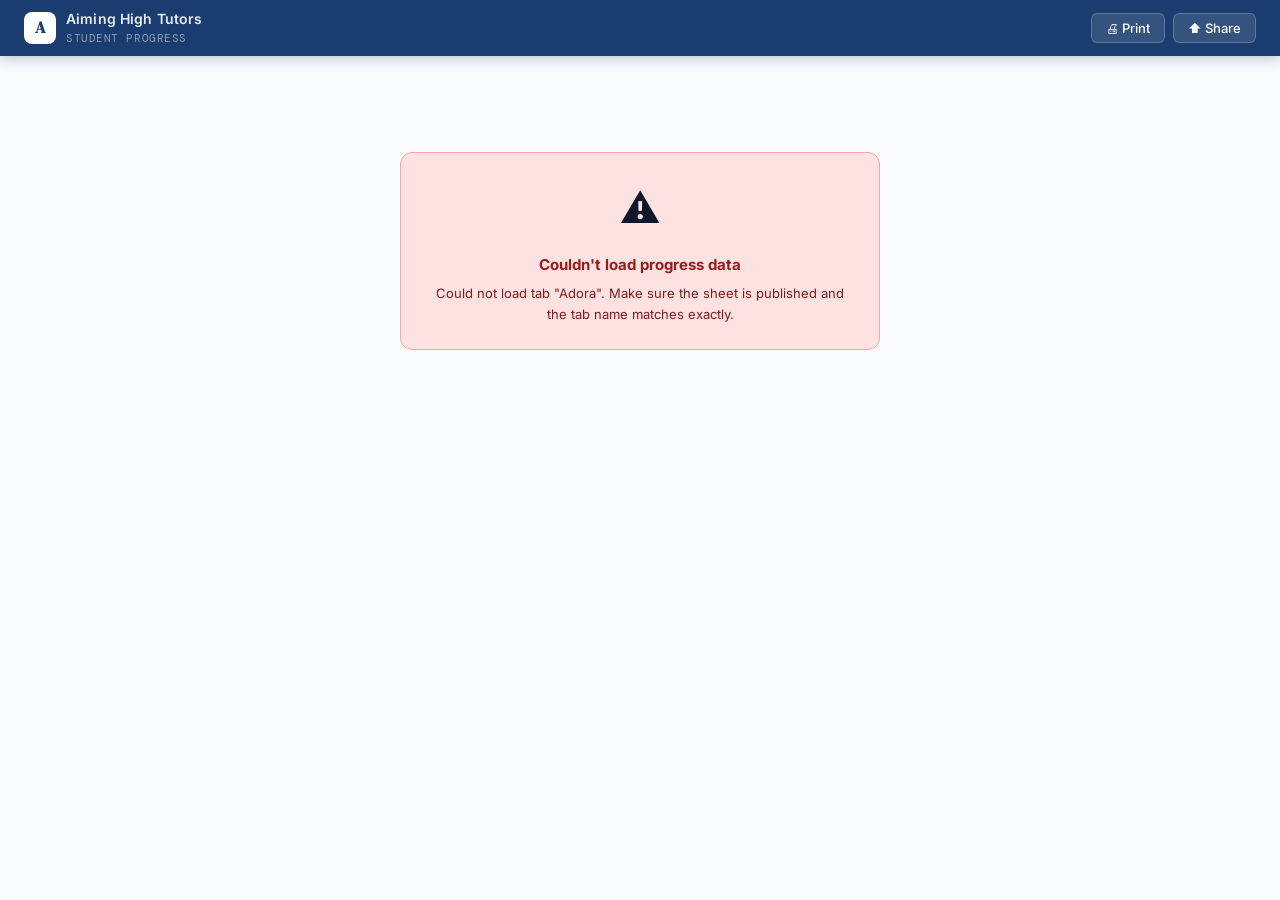
<file: webapp/students/adora.html>
<!DOCTYPE html>
<html lang="en">
<head>
  <meta charset="UTF-8">
  <meta name="viewport" content="width=device-width, initial-scale=1.0">
  <title>Student Progress — Aiming High Tutors</title>
  <meta name="description" content="Student progress dashboard — Aiming High Tutors">
  <!-- Prevent search engine indexing of student pages -->
  <meta name="robots" content="noindex,nofollow">
  <link rel="stylesheet" href="../css/style.css">
  <!-- Favicon -->
  <link rel="icon" href="data:image/svg+xml,<svg xmlns='http://www.w3.org/2000/svg' viewBox='0 0 32 32'><rect width='32' height='32' rx='8' fill='%231A3C6E'/><text y='24' x='5' font-size='20' font-family='serif'>A</text></svg>">
</head>
<body>

  <!-- Navigation -->
  <nav class="nav">
    <a href="../index.html" class="nav-brand">
      <div class="nav-logo">A</div>
      <div>
        <div class="nav-name">Aiming High Tutors</div>
        <div class="nav-badge">Student Progress</div>
      </div>
    </a>
    <div class="nav-actions">
      <button class="btn-nav" onclick="window.print()">🖨 Print</button>
      <button class="btn-nav" onclick="AH_APP.share()" id="share-btn">⬆ Share</button>
    </div>
  </nav>

  <!-- Main content -->
  <main class="page" id="main">

    <!-- Loading state -->
    <div class="loading" id="loading">
      <div class="loader"></div>
      <p class="loading-text">Loading progress data…</p>
    </div>

    <!-- Error state (hidden by default) -->
    <div id="error" style="display:none;">
      <div class="error-card">
        <div class="error-icon">⚠️</div>
        <div class="error-title">Couldn't load progress data</div>
        <div class="error-msg" id="error-msg">Please check your connection and try again.</div>
      </div>
    </div>

    <!-- Dashboard (populated by JS) -->
    <div id="dashboard" style="display:none;"></div>

  </main>

  <!-- Toast notification -->
  <div class="toast" id="toast"></div>

  <script src="../js/config.js"></script>
  <script src="../js/sheet.js"></script>
  <script>
  /* ── Student page app ──────────────────────────────────────── */
  const AH_APP = (() => {

    // Get student tab name from URL: /students/amira.html → "Amira"
    function getStudentName() {
      const path = window.location.pathname;
      const file = path.split("/").pop().replace(".html", "");
      // Also check query param ?student=name for flexibility
      const params = new URLSearchParams(window.location.search);
      const param = params.get("student");
      if (param) return param;
      return file.split("-").map(w => w.charAt(0).toUpperCase() + w.slice(1)).join(" ");
    }

    // Topic icons by subject area
    const TOPIC_ICONS = {
      "number": "🔢", "algebra": "🔣", "geometry": "📐", "ratio": "⚖️",
      "probability": "🎲", "statistics": "📊", "biology": "🧬",
      "chemistry": "⚗️", "physics": "⚛️", "cell": "🔬", "forces": "🏋️",
      "energy": "⚡", "waves": "🌊", "electricity": "🔋", "magnetism": "🧲",
      "space": "🚀", "earth": "🌍", "evolution": "🦕", "genetics": "🧬",
      "measurement": "📏", "data": "📈", "materials": "🔩",
      "organic": "🧪", "atomic": "⚛️", "particle": "🔮",
    };

    function topicIcon(topicName) {
      const lower = topicName.toLowerCase();
      for (const [key, icon] of Object.entries(TOPIC_ICONS)) {
        if (lower.includes(key)) return icon;
      }
      return "📚";
    }

    // Render the full dashboard
    function render(data) {
      const { meta, subtopics } = data;
      const stats = AH_SHEET.computeStats(subtopics);
      const groups = AH_SHEET.groupByTopic(subtopics);

      // Update page title
      document.title = `${meta.name || "Student"} — Aiming High Tutors`;

      // Completion ring circumference
      const CIRCUM = 283;
      const offset = CIRCUM - (CIRCUM * stats.pct / 100);

      // Build HTML
      const dash = document.getElementById("dashboard");
      dash.innerHTML = `
        <!-- Hero Card -->
        <div class="hero-card">
          <div class="hero-top">
            <div class="hero-info">
              <div class="hero-label">Student Progress Report</div>
              <div class="hero-name">${escHtml(meta.name || "Student")}</div>
              <div class="hero-subject">
                <strong>${escHtml(meta.subject || "")}</strong>
                ${meta.tutor ? ` · Tutor: ${escHtml(meta.tutor)}` : ""}
                ${meta.startDate ? ` · Started ${escHtml(meta.startDate)}` : ""}
              </div>
            </div>
            <div class="ring-wrap">
              <div class="ring-container">
                <svg class="ring-svg" viewBox="0 0 100 100">
                  <circle class="ring-track" cx="50" cy="50" r="45"/>
                  <circle class="ring-progress ${stats.pct < 30 ? 'developing' : ''}"
                    cx="50" cy="50" r="45"
                    id="ring-arc"
                    style="stroke-dashoffset: ${CIRCUM}"/>
                </svg>
                <div class="ring-center">
                  <div class="ring-pct" id="ring-pct">0%</div>
                  <div class="ring-pct-label">done</div>
                </div>
              </div>
              <div class="ring-label">Confident</div>
            </div>
          </div>

          <div class="hero-stats">
            <div class="stat-pill green">
              <div class="stat-num">${stats.confident}</div>
              <div class="stat-lbl">🟢 Confident</div>
            </div>
            <div class="stat-pill amber">
              <div class="stat-num">${stats.developing}</div>
              <div class="stat-lbl">🟡 Developing</div>
            </div>
            <div class="stat-pill red">
              <div class="stat-num">${stats.notStarted}</div>
              <div class="stat-lbl">🔴 Not Started</div>
            </div>
            <div class="stat-pill">
              <div class="stat-num">${stats.avgConf || "—"}</div>
              <div class="stat-lbl">Avg Confidence</div>
            </div>
            <div class="stat-pill">
              <div class="stat-num">${stats.total}</div>
              <div class="stat-lbl">Total Topics</div>
            </div>
          </div>
        </div>

        <!-- Meta strip -->
        <div class="meta-strip">
          ${stats.lastSession ? `<div class="meta-item"><span class="meta-dot"></span>Last session: ${escHtml(stats.lastSession)}</div>` : ""}
          <div class="meta-item"><span class="meta-dot"></span>${stats.total} topics tracked</div>
          ${meta.subject ? `<div class="meta-item"><span class="meta-dot"></span>${escHtml(meta.subject)}</div>` : ""}
        </div>

        <!-- Legend -->
        <div class="legend">
          <div class="legend-item"><span style="display:inline-block;width:9px;height:9px;border-radius:50%;background:var(--mint)"></span> Confident — fully understood</div>
          <div class="legend-item"><span style="display:inline-block;width:9px;height:9px;border-radius:50%;background:var(--amber)"></span> Developing — needs more practice</div>
          <div class="legend-item"><span style="display:inline-block;width:9px;height:9px;border-radius:50%;background:var(--rose)"></span> Not yet started</div>
          <div class="legend-item"><span style="display:inline-block;width:9px;height:9px;border-radius:50%;background:var(--border)"></span> Not covered this term</div>
        </div>

        <!-- Topics -->
        <div class="section-title">Topic Breakdown</div>
        <div id="topic-list">
          ${renderTopics(groups)}
        </div>

        <!-- Footer -->
        <div class="page-footer">
          <div class="footer-brand">Aiming High Tutors</div>
          <div class="footer-meta">Updated live · ${new Date().toLocaleDateString("en-GB", {day:"numeric",month:"short",year:"numeric"})}</div>
        </div>
      `;

      // Animate ring after paint
      requestAnimationFrame(() => {
        setTimeout(() => {
          const arc = document.getElementById("ring-arc");
          if (arc) arc.style.strokeDashoffset = offset;
          const pctEl = document.getElementById("ring-pct");
          if (pctEl) animateCount(pctEl, 0, stats.pct, 1200, v => `${v}%`);
        }, 100);
      });

      // Wire up accordion toggles
      document.querySelectorAll(".topic-header").forEach(hdr => {
        hdr.addEventListener("click", () => {
          const grp = hdr.closest(".topic-group");
          grp.classList.toggle("open");
        });
      });

      // Auto-open first topic group
      const firstGroup = document.querySelector(".topic-group");
      if (firstGroup) firstGroup.classList.add("open");
    }

    function renderTopics(groups) {
      let html = "";
      for (const [topic, subtopics] of groups) {
        const green = subtopics.filter(s => AH_SHEET.ragClass(s.rag) === "green").length;
        const amber = subtopics.filter(s => AH_SHEET.ragClass(s.rag) === "amber").length;
        const red   = subtopics.filter(s => AH_SHEET.ragClass(s.rag) === "red").length;
        const total = subtopics.filter(s => !s.rag.toLowerCase().includes("not covered")).length;
        const pct   = total > 0 ? Math.round((green / total) * 100) : 0;
        const icon  = topicIcon(topic);

        // Mini dots — up to 8
        const sample = subtopics.slice(0, 8);
        const miniDots = sample.map(s =>
          `<span class="mini-dot ${AH_SHEET.ragClass(s.rag)}"></span>`
        ).join("");

        html += `
          <div class="topic-group">
            <div class="topic-header">
              <div class="topic-header-left">
                <div class="topic-icon">${icon}</div>
                <div class="topic-name">${escHtml(topic)}</div>
              </div>
              <div class="topic-header-right">
                <div class="mini-bar">${miniDots}</div>
                <span class="topic-count">${green}/${total}</span>
                <span class="chevron">▾</span>
              </div>
            </div>
            <div class="topic-progress-bar">
              <div class="topic-progress-fill" style="width:${pct}%"></div>
            </div>
            <div class="topic-body">
              ${subtopics.map(renderSubtopic).join("")}
            </div>
          </div>
        `;
      }
      return html || `<div class="empty-state"><div class="empty-icon">📭</div><div class="empty-title">No topics loaded</div><div class="empty-msg">Check the student tab name matches the sheet.</div></div>`;
    }

    function renderSubtopic(st) {
      const rc = AH_SHEET.ragClass(st.rag);
      const cc = AH_SHEET.confClass(st.conf);
      return `
        <div class="subtopic-row">
          <span class="rag-dot ${rc}"></span>
          <div>
            <span class="subtopic-name">${escHtml(st.name)}</span>
            ${st.isHigher ? ' <span class="subtopic-higher">★ Higher</span>' : ""}
            ${st.notes ? `<div style="font-size:11px;color:var(--text-muted);margin-top:2px">📝 ${escHtml(st.notes)}</div>` : ""}
          </div>
          <span class="subtopic-date">${escHtml(st.date || "")}</span>
          <span class="conf-badge ${cc}">${st.conf > 0 ? st.conf + "/5" : ""}</span>
        </div>
      `;
    }

    function escHtml(str) {
      return String(str)
        .replace(/&/g,"&amp;")
        .replace(/</g,"&lt;")
        .replace(/>/g,"&gt;")
        .replace(/"/g,"&quot;");
    }

    function animateCount(el, from, to, duration, formatter) {
      const start = performance.now();
      const step = (now) => {
        const t = Math.min((now - start) / duration, 1);
        const ease = t < 0.5 ? 2*t*t : -1+(4-2*t)*t;
        el.textContent = formatter(Math.round(from + (to - from) * ease));
        if (t < 1) requestAnimationFrame(step);
      };
      requestAnimationFrame(step);
    }

    function showToast(msg, duration = 2500) {
      const t = document.getElementById("toast");
      t.textContent = msg;
      t.classList.add("show");
      setTimeout(() => t.classList.remove("show"), duration);
    }

    async function share() {
      try {
        if (navigator.share) {
          await navigator.share({ title: document.title, url: window.location.href });
        } else {
          await navigator.clipboard.writeText(window.location.href);
          showToast("Link copied to clipboard ✓");
        }
      } catch {}
    }

    // ── Boot ────────────────────────────────────────────────────
    async function init() {
      const cfg = window.AH_CONFIG;
      if (!cfg || cfg.SHEET_ID === "YOUR_SHEET_ID_HERE") {
        document.getElementById("loading").style.display = "none";
        document.getElementById("error").style.display = "block";
        document.getElementById("error-msg").textContent =
          "Sheet ID not configured. Open js/config.js and enter your Google Sheet ID.";
        return;
      }

      const studentName = getStudentName();

      try {
        const rows = await AH_SHEET.fetchTab(cfg.SHEET_ID, studentName);
        const data = AH_SHEET.parseStudentTab(rows);

        // Filter topics to only those matching the student's subject
        data.subtopics = AH_SHEET.filterBySubject(data.subtopics, data.meta.subject);

        // If name not set in meta, use URL slug
        if (!data.meta.name) data.meta.name = studentName;

        document.getElementById("loading").style.display = "none";
        document.getElementById("dashboard").style.display = "block";
        render(data);
      } catch (err) {
        console.error(err);
        document.getElementById("loading").style.display = "none";
        document.getElementById("error").style.display = "block";
        document.getElementById("error-msg").textContent =
          `Could not load tab "${studentName}". Make sure the sheet is published and the tab name matches exactly.`;
      }
    }

    return { init, share };
  })();

  AH_APP.init();
  </script>
</body>
</html>
</file>
<file: webapp/css/style.css>
/* ── Aiming High Tutors — Student Progress Dashboard ────────────
   Font stack: DM Serif Display (hero) · Inter (body) · DM Mono (data)
   ─────────────────────────────────────────────────────────────── */
@import url('https://fonts.googleapis.com/css2?family=DM+Serif+Display:ital@0;1&family=Inter:wght@400;500;600;700&family=DM+Mono:wght@400;500&display=swap');

/* ── Tokens ──────────────────────────────────────────────────── */
:root {
  --navy:       #1A3C6E;
  --navy-dark:  #112750;
  --sky:        #3B82F6;
  --sky-light:  #DBEAFE;
  --mint:       #10B981;
  --mint-light: #D1FAE5;
  --amber:      #F59E0B;
  --amber-light:#FEF3C7;
  --rose:       #EF4444;
  --rose-light: #FEE2E2;
  --parchment:  #F8FAFC;
  --surface:    #FFFFFF;
  --border:     #E2E8F0;
  --text-primary:   #0F172A;
  --text-secondary: #475569;
  --text-muted:     #94A3B8;
  --higher-gold:    #D97706;
  --higher-bg:      #FFFBEB;
  --radius-sm: 6px;
  --radius-md: 12px;
  --radius-lg: 20px;
  --shadow-sm: 0 1px 3px rgba(0,0,0,0.08);
  --shadow-md: 0 4px 16px rgba(0,0,0,0.10);
  --shadow-lg: 0 8px 32px rgba(0,0,0,0.12);
  --transition: 200ms cubic-bezier(0.4,0,0.2,1);
}

/* ── Reset & Base ────────────────────────────────────────────── */
*, *::before, *::after { box-sizing: border-box; margin: 0; padding: 0; }

html { scroll-behavior: smooth; }

body {
  font-family: 'Inter', -apple-system, sans-serif;
  background: var(--parchment);
  color: var(--text-primary);
  font-size: 15px;
  line-height: 1.6;
  -webkit-font-smoothing: antialiased;
}

/* ── Top Nav ─────────────────────────────────────────────────── */
.nav {
  background: var(--navy);
  padding: 0 1.5rem;
  height: 56px;
  display: flex;
  align-items: center;
  justify-content: space-between;
  position: sticky;
  top: 0;
  z-index: 100;
  box-shadow: 0 2px 12px rgba(26,60,110,0.3);
}

.nav-brand {
  display: flex;
  align-items: center;
  gap: 10px;
  text-decoration: none;
}

.nav-logo {
  width: 32px;
  height: 32px;
  background: white;
  border-radius: 8px;
  display: flex;
  align-items: center;
  justify-content: center;
  font-family: 'DM Serif Display', serif;
  font-size: 16px;
  color: var(--navy);
  font-weight: bold;
  flex-shrink: 0;
}

.nav-name {
  font-family: 'Inter', sans-serif;
  font-weight: 600;
  font-size: 14px;
  color: rgba(255,255,255,0.9);
  letter-spacing: 0.01em;
}

.nav-badge {
  font-size: 11px;
  color: rgba(255,255,255,0.5);
  font-family: 'DM Mono', monospace;
  letter-spacing: 0.05em;
  text-transform: uppercase;
}

.nav-actions { display: flex; gap: 8px; align-items: center; }

.btn-nav {
  background: rgba(255,255,255,0.12);
  border: 1px solid rgba(255,255,255,0.2);
  color: white;
  padding: 6px 14px;
  border-radius: var(--radius-sm);
  font-size: 13px;
  font-weight: 500;
  cursor: pointer;
  text-decoration: none;
  transition: background var(--transition);
  font-family: 'Inter', sans-serif;
}
.btn-nav:hover { background: rgba(255,255,255,0.22); }

/* ── Page Layout ─────────────────────────────────────────────── */
.page { max-width: 780px; margin: 0 auto; padding: 2rem 1.25rem 4rem; }
.page-wide { max-width: 1100px; margin: 0 auto; padding: 2rem 1.25rem 4rem; }

/* ── Hero Card (Student Page) ────────────────────────────────── */
.hero-card {
  background: var(--navy);
  border-radius: var(--radius-lg);
  padding: 2rem 2rem 1.75rem;
  margin-bottom: 1.75rem;
  position: relative;
  overflow: hidden;
  box-shadow: var(--shadow-lg);
}

.hero-card::before {
  content: '';
  position: absolute;
  top: -60px; right: -60px;
  width: 220px; height: 220px;
  border-radius: 50%;
  background: rgba(59,130,246,0.15);
  pointer-events: none;
}

.hero-card::after {
  content: '';
  position: absolute;
  bottom: -40px; left: 30%;
  width: 140px; height: 140px;
  border-radius: 50%;
  background: rgba(16,185,129,0.10);
  pointer-events: none;
}

.hero-top {
  display: flex;
  align-items: flex-start;
  justify-content: space-between;
  gap: 1.5rem;
  flex-wrap: wrap;
  position: relative;
  z-index: 1;
}

.hero-info {}

.hero-label {
  font-size: 11px;
  font-weight: 600;
  letter-spacing: 0.1em;
  text-transform: uppercase;
  color: rgba(255,255,255,0.5);
  font-family: 'DM Mono', monospace;
  margin-bottom: 4px;
}

.hero-name {
  font-family: 'DM Serif Display', serif;
  font-size: clamp(2rem, 5vw, 2.75rem);
  color: white;
  line-height: 1.15;
  margin-bottom: 6px;
}

.hero-subject {
  font-size: 14px;
  color: rgba(255,255,255,0.65);
  font-weight: 500;
}

.hero-subject strong {
  color: rgba(255,255,255,0.9);
  font-weight: 600;
}

/* ── Completion Ring ─────────────────────────────────────────── */
.ring-wrap {
  flex-shrink: 0;
  display: flex;
  flex-direction: column;
  align-items: center;
  gap: 4px;
}

.ring-svg {
  width: 100px;
  height: 100px;
  transform: rotate(-90deg);
  filter: drop-shadow(0 2px 8px rgba(16,185,129,0.4));
}

.ring-track {
  fill: none;
  stroke: rgba(255,255,255,0.12);
  stroke-width: 7;
}

.ring-progress {
  fill: none;
  stroke: var(--mint);
  stroke-width: 7;
  stroke-linecap: round;
  stroke-dasharray: 283;
  stroke-dashoffset: 283;
  transition: stroke-dashoffset 1.2s cubic-bezier(0.4,0,0.2,1);
}

.ring-progress.developing { stroke: var(--amber); }

.ring-center {
  position: absolute;
  top: 50%; left: 50%;
  transform: translate(-50%, -50%);
  text-align: center;
  pointer-events: none;
}

.ring-pct {
  font-family: 'DM Mono', monospace;
  font-size: 22px;
  font-weight: 500;
  color: white;
  line-height: 1;
}

.ring-pct-label {
  font-size: 10px;
  color: rgba(255,255,255,0.5);
  letter-spacing: 0.08em;
  text-transform: uppercase;
  margin-top: 2px;
}

.ring-container {
  position: relative;
  width: 100px;
  height: 100px;
}

.ring-label {
  font-size: 11px;
  color: rgba(255,255,255,0.5);
  text-align: center;
  font-family: 'DM Mono', monospace;
  letter-spacing: 0.05em;
}

/* ── Hero Stats Bar ──────────────────────────────────────────── */
.hero-stats {
  display: flex;
  gap: 1px;
  margin-top: 1.5rem;
  border-radius: var(--radius-sm);
  overflow: hidden;
  background: rgba(255,255,255,0.1);
  position: relative;
  z-index: 1;
}

.stat-pill {
  flex: 1;
  padding: 10px 8px;
  text-align: center;
  background: rgba(255,255,255,0.07);
  transition: background var(--transition);
}

.stat-pill:hover { background: rgba(255,255,255,0.13); }

.stat-num {
  font-family: 'DM Mono', monospace;
  font-size: 20px;
  font-weight: 500;
  color: white;
  line-height: 1;
}

.stat-lbl {
  font-size: 10px;
  color: rgba(255,255,255,0.45);
  text-transform: uppercase;
  letter-spacing: 0.08em;
  margin-top: 3px;
  font-family: 'Inter', sans-serif;
}

.stat-pill.green .stat-num { color: #6EE7B7; }
.stat-pill.amber .stat-num { color: #FCD34D; }
.stat-pill.red   .stat-num { color: #FCA5A5; }

/* ── Meta strip ──────────────────────────────────────────────── */
.meta-strip {
  display: flex;
  gap: 1rem;
  flex-wrap: wrap;
  margin-bottom: 1.5rem;
  font-size: 13px;
  color: var(--text-secondary);
}

.meta-item {
  display: flex;
  align-items: center;
  gap: 5px;
  background: var(--surface);
  border: 1px solid var(--border);
  border-radius: 100px;
  padding: 4px 12px;
  font-weight: 500;
}

.meta-dot {
  width: 7px; height: 7px;
  border-radius: 50%;
  background: var(--sky);
  flex-shrink: 0;
}

/* ── Section Headers ─────────────────────────────────────────── */
.section-title {
  font-family: 'Inter', sans-serif;
  font-size: 12px;
  font-weight: 700;
  letter-spacing: 0.1em;
  text-transform: uppercase;
  color: var(--text-muted);
  margin: 2rem 0 0.75rem;
  padding-bottom: 0.5rem;
  border-bottom: 1px solid var(--border);
}

/* ── Topic Group Accordion ───────────────────────────────────── */
.topic-group {
  background: var(--surface);
  border: 1px solid var(--border);
  border-radius: var(--radius-md);
  margin-bottom: 10px;
  overflow: hidden;
  box-shadow: var(--shadow-sm);
  transition: box-shadow var(--transition);
}

.topic-group:hover { box-shadow: var(--shadow-md); }

.topic-header {
  display: flex;
  align-items: center;
  justify-content: space-between;
  padding: 14px 16px;
  cursor: pointer;
  user-select: none;
  gap: 12px;
  background: white;
  transition: background var(--transition);
}

.topic-header:hover { background: var(--parchment); }

.topic-header-left {
  display: flex;
  align-items: center;
  gap: 10px;
  min-width: 0;
}

.topic-icon {
  width: 32px; height: 32px;
  border-radius: 8px;
  background: var(--sky-light);
  display: flex;
  align-items: center;
  justify-content: center;
  font-size: 15px;
  flex-shrink: 0;
}

.topic-name {
  font-size: 14px;
  font-weight: 650;
  color: var(--text-primary);
  white-space: nowrap;
  overflow: hidden;
  text-overflow: ellipsis;
}

.topic-header-right {
  display: flex;
  align-items: center;
  gap: 8px;
  flex-shrink: 0;
}

.mini-bar {
  display: flex;
  gap: 3px;
  align-items: center;
}

.mini-dot {
  width: 8px; height: 8px;
  border-radius: 50%;
}

.mini-dot.green  { background: var(--mint); }
.mini-dot.amber  { background: var(--amber); }
.mini-dot.red    { background: var(--rose); }
.mini-dot.grey   { background: var(--border); }

.topic-count {
  font-size: 11px;
  color: var(--text-muted);
  font-family: 'DM Mono', monospace;
  white-space: nowrap;
}

.chevron {
  color: var(--text-muted);
  transition: transform var(--transition);
  font-size: 12px;
  flex-shrink: 0;
}

.topic-group.open .chevron { transform: rotate(180deg); }

/* ── Topic Progress Mini-bar ─────────────────────────────────── */
.topic-progress-bar {
  height: 3px;
  background: var(--border);
  overflow: hidden;
}

.topic-progress-fill {
  height: 100%;
  background: linear-gradient(90deg, var(--mint), #34D399);
  transition: width 0.8s cubic-bezier(0.4,0,0.2,1);
  border-radius: 2px;
}

/* ── Subtopic rows ───────────────────────────────────────────── */
.topic-body {
  display: none;
  border-top: 1px solid var(--border);
}

.topic-group.open .topic-body { display: block; }

.subtopic-row {
  display: grid;
  grid-template-columns: 24px 1fr auto auto;
  align-items: center;
  gap: 10px;
  padding: 10px 16px;
  border-bottom: 1px solid var(--border);
  transition: background var(--transition);
}

.subtopic-row:last-child { border-bottom: none; }
.subtopic-row:hover { background: var(--parchment); }

.rag-dot {
  width: 10px; height: 10px;
  border-radius: 50%;
  flex-shrink: 0;
  justify-self: center;
}

.rag-dot.green  { background: var(--mint); box-shadow: 0 0 0 3px var(--mint-light); }
.rag-dot.amber  { background: var(--amber); box-shadow: 0 0 0 3px var(--amber-light); }
.rag-dot.red    { background: var(--rose); box-shadow: 0 0 0 3px var(--rose-light); }
.rag-dot.grey   { background: #CBD5E1; }

.subtopic-name {
  font-size: 13px;
  color: var(--text-primary);
  line-height: 1.4;
}

.subtopic-higher {
  font-size: 10px;
  font-weight: 600;
  color: var(--higher-gold);
  background: var(--higher-bg);
  border: 1px solid #FDE68A;
  border-radius: 100px;
  padding: 1px 7px;
  white-space: nowrap;
  font-family: 'DM Mono', monospace;
  letter-spacing: 0.03em;
}

.conf-badge {
  font-size: 11px;
  font-family: 'DM Mono', monospace;
  font-weight: 500;
  color: var(--text-muted);
  width: 20px;
  text-align: right;
}

.conf-badge.high { color: var(--mint); }
.conf-badge.mid  { color: var(--amber); }
.conf-badge.low  { color: var(--rose); }

/* ── Last updated note ───────────────────────────────────────── */
.subtopic-date {
  font-size: 11px;
  color: var(--text-muted);
  font-family: 'DM Mono', monospace;
  white-space: nowrap;
}

/* ── Notes indicator ─────────────────────────────────────────── */
.note-chip {
  font-size: 10px;
  color: var(--sky);
  cursor: pointer;
  text-decoration: underline;
  text-underline-offset: 2px;
}

/* ── RAG Legend ──────────────────────────────────────────────── */
.legend {
  display: flex;
  flex-wrap: wrap;
  gap: 10px;
  margin-bottom: 1.5rem;
}

.legend-item {
  display: flex;
  align-items: center;
  gap: 6px;
  font-size: 12px;
  color: var(--text-secondary);
  background: var(--surface);
  border: 1px solid var(--border);
  border-radius: 100px;
  padding: 4px 10px;
}

/* ── Last updated footer ─────────────────────────────────────── */
.page-footer {
  margin-top: 3rem;
  padding-top: 1.25rem;
  border-top: 1px solid var(--border);
  display: flex;
  justify-content: space-between;
  align-items: center;
  flex-wrap: wrap;
  gap: 0.75rem;
}

.footer-brand {
  font-size: 13px;
  font-weight: 600;
  color: var(--navy);
  font-family: 'DM Serif Display', serif;
}

.footer-meta {
  font-size: 12px;
  color: var(--text-muted);
  font-family: 'DM Mono', monospace;
}

/* ── Loading state ───────────────────────────────────────────── */
.loading {
  text-align: center;
  padding: 5rem 2rem;
}

.loader {
  width: 40px; height: 40px;
  border: 3px solid var(--border);
  border-top-color: var(--sky);
  border-radius: 50%;
  animation: spin 0.8s linear infinite;
  margin: 0 auto 1.25rem;
}

@keyframes spin { to { transform: rotate(360deg); } }

.loading-text {
  font-size: 14px;
  color: var(--text-muted);
}

/* ── Error state ─────────────────────────────────────────────── */
.error-card {
  background: var(--rose-light);
  border: 1px solid #FCA5A5;
  border-radius: var(--radius-md);
  padding: 1.5rem;
  text-align: center;
  max-width: 480px;
  margin: 4rem auto;
}

.error-icon { font-size: 2.5rem; margin-bottom: 0.75rem; }
.error-title { font-weight: 700; color: #991B1B; margin-bottom: 0.4rem; }
.error-msg { font-size: 13px; color: #7F1D1D; }

/* ── Overview Page (Tutor) ───────────────────────────────────── */
.overview-grid {
  display: grid;
  grid-template-columns: repeat(auto-fill, minmax(300px, 1fr));
  gap: 1rem;
  margin-top: 1.5rem;
}

.student-card {
  background: var(--surface);
  border: 1px solid var(--border);
  border-radius: var(--radius-md);
  padding: 1.25rem;
  text-decoration: none;
  color: inherit;
  display: block;
  transition: box-shadow var(--transition), transform var(--transition), border-color var(--transition);
  box-shadow: var(--shadow-sm);
}

.student-card:hover {
  box-shadow: var(--shadow-md);
  transform: translateY(-2px);
  border-color: var(--sky);
}

.student-card-top {
  display: flex;
  align-items: center;
  gap: 12px;
  margin-bottom: 1rem;
}

.student-avatar {
  width: 44px; height: 44px;
  border-radius: 50%;
  background: linear-gradient(135deg, var(--navy), var(--sky));
  display: flex;
  align-items: center;
  justify-content: center;
  font-family: 'DM Serif Display', serif;
  font-size: 18px;
  color: white;
  flex-shrink: 0;
}

.student-card-name {
  font-size: 15px;
  font-weight: 650;
  color: var(--text-primary);
}

.student-card-subject {
  font-size: 12px;
  color: var(--text-muted);
  margin-top: 2px;
}

.student-bar-wrap {
  margin-bottom: 0.75rem;
}

.student-bar-label {
  display: flex;
  justify-content: space-between;
  font-size: 12px;
  color: var(--text-secondary);
  margin-bottom: 5px;
}

.student-bar-track {
  height: 8px;
  background: var(--border);
  border-radius: 100px;
  overflow: hidden;
}

.student-bar-fill {
  height: 100%;
  background: linear-gradient(90deg, var(--mint), #34D399);
  border-radius: 100px;
  transition: width 1s cubic-bezier(0.4,0,0.2,1);
}

.student-rag-row {
  display: flex;
  gap: 6px;
  flex-wrap: wrap;
}

.rag-tag {
  font-size: 11px;
  padding: 3px 8px;
  border-radius: 100px;
  font-weight: 600;
  font-family: 'DM Mono', monospace;
}

.rag-tag.green { background: var(--mint-light); color: #065F46; }
.rag-tag.amber { background: var(--amber-light); color: #92400E; }
.rag-tag.red   { background: var(--rose-light); color: #991B1B; }

.student-last {
  font-size: 11px;
  color: var(--text-muted);
  margin-top: 0.75rem;
  font-family: 'DM Mono', monospace;
}

/* ── Overview hero ───────────────────────────────────────────── */
.overview-hero {
  background: var(--navy);
  border-radius: var(--radius-lg);
  padding: 1.75rem 2rem;
  margin-bottom: 1.75rem;
  box-shadow: var(--shadow-lg);
}

.overview-hero-title {
  font-family: 'DM Serif Display', serif;
  font-size: 2rem;
  color: white;
  margin-bottom: 4px;
}

.overview-hero-sub {
  font-size: 14px;
  color: rgba(255,255,255,0.55);
}

.overview-stats {
  display: flex;
  gap: 1.5rem;
  margin-top: 1.25rem;
  flex-wrap: wrap;
}

.ov-stat {
  text-align: left;
}

.ov-stat-num {
  font-family: 'DM Mono', monospace;
  font-size: 28px;
  color: white;
  font-weight: 500;
}

.ov-stat-lbl {
  font-size: 11px;
  color: rgba(255,255,255,0.45);
  text-transform: uppercase;
  letter-spacing: 0.08em;
}

/* ── Empty state ─────────────────────────────────────────────── */
.empty-state {
  text-align: center;
  padding: 4rem 2rem;
  color: var(--text-muted);
}

.empty-icon { font-size: 3rem; margin-bottom: 1rem; opacity: 0.5; }
.empty-title { font-size: 16px; font-weight: 600; color: var(--text-secondary); margin-bottom: 0.5rem; }
.empty-msg { font-size: 13px; }

/* ── Print / share button ────────────────────────────────────── */
.share-btn {
  display: inline-flex;
  align-items: center;
  gap: 6px;
  background: var(--surface);
  border: 1px solid var(--border);
  color: var(--text-secondary);
  padding: 7px 14px;
  border-radius: var(--radius-sm);
  font-size: 13px;
  font-weight: 500;
  cursor: pointer;
  transition: background var(--transition), border-color var(--transition);
  font-family: 'Inter', sans-serif;
  text-decoration: none;
}

.share-btn:hover { background: var(--parchment); border-color: var(--sky); color: var(--sky); }

/* ── Responsive ──────────────────────────────────────────────── */
@media (max-width: 600px) {
  .hero-card { padding: 1.5rem 1.25rem 1.25rem; }
  .hero-top { gap: 1rem; }
  .ring-svg { width: 80px; height: 80px; }
  .ring-container { width: 80px; height: 80px; }
  .ring-pct { font-size: 18px; }
  .hero-stats { flex-wrap: wrap; }
  .stat-pill { min-width: 45%; }
  .page { padding: 1.25rem 1rem 3rem; }
  .nav-badge { display: none; }
  .subtopic-row { grid-template-columns: 20px 1fr auto; }
  .subtopic-date { display: none; }
}

@media (prefers-reduced-motion: reduce) {
  .ring-progress, .topic-progress-fill, .student-bar-fill {
    transition: none;
  }
  .loader { animation: none; }
}

/* ── Toast notification ──────────────────────────────────────── */
.toast {
  position: fixed;
  bottom: 1.5rem;
  left: 50%;
  transform: translateX(-50%) translateY(100px);
  background: var(--text-primary);
  color: white;
  padding: 10px 20px;
  border-radius: var(--radius-md);
  font-size: 13px;
  font-weight: 500;
  transition: transform 0.3s cubic-bezier(0.34,1.56,0.64,1);
  z-index: 999;
  white-space: nowrap;
  box-shadow: var(--shadow-lg);
}

.toast.show { transform: translateX(-50%) translateY(0); }
</file>
<file: css/style.css>
/* ── Aiming High Tutors — Student Progress Dashboard ────────────
   Font stack: DM Serif Display (hero) · Inter (body) · DM Mono (data)
   ─────────────────────────────────────────────────────────────── */
@import url('https://fonts.googleapis.com/css2?family=DM+Serif+Display:ital@0;1&family=Inter:wght@400;500;600;700&family=DM+Mono:wght@400;500&display=swap');

/* ── Tokens ──────────────────────────────────────────────────── */
:root {
  --navy:       #1A3C6E;
  --navy-dark:  #112750;
  --sky:        #3B82F6;
  --sky-light:  #DBEAFE;
  --mint:       #10B981;
  --mint-light: #D1FAE5;
  --amber:      #F59E0B;
  --amber-light:#FEF3C7;
  --rose:       #EF4444;
  --rose-light: #FEE2E2;
  --parchment:  #F8FAFC;
  --surface:    #FFFFFF;
  --border:     #E2E8F0;
  --text-primary:   #0F172A;
  --text-secondary: #475569;
  --text-muted:     #94A3B8;
  --higher-gold:    #D97706;
  --higher-bg:      #FFFBEB;
  --radius-sm: 6px;
  --radius-md: 12px;
  --radius-lg: 20px;
  --shadow-sm: 0 1px 3px rgba(0,0,0,0.08);
  --shadow-md: 0 4px 16px rgba(0,0,0,0.10);
  --shadow-lg: 0 8px 32px rgba(0,0,0,0.12);
  --transition: 200ms cubic-bezier(0.4,0,0.2,1);
}

/* ── Reset & Base ────────────────────────────────────────────── */
*, *::before, *::after { box-sizing: border-box; margin: 0; padding: 0; }

html { scroll-behavior: smooth; }

body {
  font-family: 'Inter', -apple-system, sans-serif;
  background: var(--parchment);
  color: var(--text-primary);
  font-size: 15px;
  line-height: 1.6;
  -webkit-font-smoothing: antialiased;
}

/* ── Top Nav ─────────────────────────────────────────────────── */
.nav {
  background: var(--navy);
  padding: 0 1.5rem;
  height: 56px;
  display: flex;
  align-items: center;
  justify-content: space-between;
  position: sticky;
  top: 0;
  z-index: 100;
  box-shadow: 0 2px 12px rgba(26,60,110,0.3);
}

.nav-brand {
  display: flex;
  align-items: center;
  gap: 10px;
  text-decoration: none;
}

.nav-logo {
  width: 32px;
  height: 32px;
  background: white;
  border-radius: 8px;
  display: flex;
  align-items: center;
  justify-content: center;
  font-family: 'DM Serif Display', serif;
  font-size: 16px;
  color: var(--navy);
  font-weight: bold;
  flex-shrink: 0;
}

.nav-name {
  font-family: 'Inter', sans-serif;
  font-weight: 600;
  font-size: 14px;
  color: rgba(255,255,255,0.9);
  letter-spacing: 0.01em;
}

.nav-badge {
  font-size: 11px;
  color: rgba(255,255,255,0.5);
  font-family: 'DM Mono', monospace;
  letter-spacing: 0.05em;
  text-transform: uppercase;
}

.nav-actions { display: flex; gap: 8px; align-items: center; }

.btn-nav {
  background: rgba(255,255,255,0.12);
  border: 1px solid rgba(255,255,255,0.2);
  color: white;
  padding: 6px 14px;
  border-radius: var(--radius-sm);
  font-size: 13px;
  font-weight: 500;
  cursor: pointer;
  text-decoration: none;
  transition: background var(--transition);
  font-family: 'Inter', sans-serif;
}
.btn-nav:hover { background: rgba(255,255,255,0.22); }

/* ── Page Layout ─────────────────────────────────────────────── */
.page { max-width: 780px; margin: 0 auto; padding: 2rem 1.25rem 4rem; }
.page-wide { max-width: 1100px; margin: 0 auto; padding: 2rem 1.25rem 4rem; }

/* ── Hero Card (Student Page) ────────────────────────────────── */
.hero-card {
  background: var(--navy);
  border-radius: var(--radius-lg);
  padding: 2rem 2rem 1.75rem;
  margin-bottom: 1.75rem;
  position: relative;
  overflow: hidden;
  box-shadow: var(--shadow-lg);
}

.hero-card::before {
  content: '';
  position: absolute;
  top: -60px; right: -60px;
  width: 220px; height: 220px;
  border-radius: 50%;
  background: rgba(59,130,246,0.15);
  pointer-events: none;
}

.hero-card::after {
  content: '';
  position: absolute;
  bottom: -40px; left: 30%;
  width: 140px; height: 140px;
  border-radius: 50%;
  background: rgba(16,185,129,0.10);
  pointer-events: none;
}

.hero-top {
  display: flex;
  align-items: flex-start;
  justify-content: space-between;
  gap: 1.5rem;
  flex-wrap: wrap;
  position: relative;
  z-index: 1;
}

.hero-info {}

.hero-label {
  font-size: 11px;
  font-weight: 600;
  letter-spacing: 0.1em;
  text-transform: uppercase;
  color: rgba(255,255,255,0.5);
  font-family: 'DM Mono', monospace;
  margin-bottom: 4px;
}

.hero-name {
  font-family: 'DM Serif Display', serif;
  font-size: clamp(2rem, 5vw, 2.75rem);
  color: white;
  line-height: 1.15;
  margin-bottom: 6px;
}

.hero-subject {
  font-size: 14px;
  color: rgba(255,255,255,0.65);
  font-weight: 500;
}

.hero-subject strong {
  color: rgba(255,255,255,0.9);
  font-weight: 600;
}

/* ── Completion Ring ─────────────────────────────────────────── */
.ring-wrap {
  flex-shrink: 0;
  display: flex;
  flex-direction: column;
  align-items: center;
  gap: 4px;
}

.ring-svg {
  width: 100px;
  height: 100px;
  transform: rotate(-90deg);
  filter: drop-shadow(0 2px 8px rgba(16,185,129,0.4));
}

.ring-track {
  fill: none;
  stroke: rgba(255,255,255,0.12);
  stroke-width: 7;
}

.ring-progress {
  fill: none;
  stroke: var(--mint);
  stroke-width: 7;
  stroke-linecap: round;
  stroke-dasharray: 283;
  stroke-dashoffset: 283;
  transition: stroke-dashoffset 1.2s cubic-bezier(0.4,0,0.2,1);
}

.ring-progress.developing { stroke: var(--amber); }

.ring-center {
  position: absolute;
  top: 50%; left: 50%;
  transform: translate(-50%, -50%);
  text-align: center;
  pointer-events: none;
}

.ring-pct {
  font-family: 'DM Mono', monospace;
  font-size: 22px;
  font-weight: 500;
  color: white;
  line-height: 1;
}

.ring-pct-label {
  font-size: 10px;
  color: rgba(255,255,255,0.5);
  letter-spacing: 0.08em;
  text-transform: uppercase;
  margin-top: 2px;
}

.ring-container {
  position: relative;
  width: 100px;
  height: 100px;
}

.ring-label {
  font-size: 11px;
  color: rgba(255,255,255,0.5);
  text-align: center;
  font-family: 'DM Mono', monospace;
  letter-spacing: 0.05em;
}

/* ── Hero Stats Bar ──────────────────────────────────────────── */
.hero-stats {
  display: flex;
  gap: 1px;
  margin-top: 1.5rem;
  border-radius: var(--radius-sm);
  overflow: hidden;
  background: rgba(255,255,255,0.1);
  position: relative;
  z-index: 1;
}

.stat-pill {
  flex: 1;
  padding: 10px 8px;
  text-align: center;
  background: rgba(255,255,255,0.07);
  transition: background var(--transition);
}

.stat-pill:hover { background: rgba(255,255,255,0.13); }

.stat-num {
  font-family: 'DM Mono', monospace;
  font-size: 20px;
  font-weight: 500;
  color: white;
  line-height: 1;
}

.stat-lbl {
  font-size: 10px;
  color: rgba(255,255,255,0.45);
  text-transform: uppercase;
  letter-spacing: 0.08em;
  margin-top: 3px;
  font-family: 'Inter', sans-serif;
}

.stat-pill.green .stat-num { color: #6EE7B7; }
.stat-pill.amber .stat-num { color: #FCD34D; }
.stat-pill.red   .stat-num { color: #FCA5A5; }

/* ── Meta strip ──────────────────────────────────────────────── */
.meta-strip {
  display: flex;
  gap: 1rem;
  flex-wrap: wrap;
  margin-bottom: 1.5rem;
  font-size: 13px;
  color: var(--text-secondary);
}

.meta-item {
  display: flex;
  align-items: center;
  gap: 5px;
  background: var(--surface);
  border: 1px solid var(--border);
  border-radius: 100px;
  padding: 4px 12px;
  font-weight: 500;
}

.meta-dot {
  width: 7px; height: 7px;
  border-radius: 50%;
  background: var(--sky);
  flex-shrink: 0;
}

/* ── Section Headers ─────────────────────────────────────────── */
.section-title {
  font-family: 'Inter', sans-serif;
  font-size: 12px;
  font-weight: 700;
  letter-spacing: 0.1em;
  text-transform: uppercase;
  color: var(--text-muted);
  margin: 2rem 0 0.75rem;
  padding-bottom: 0.5rem;
  border-bottom: 1px solid var(--border);
}

/* ── Topic Group Accordion ───────────────────────────────────── */
.topic-group {
  background: var(--surface);
  border: 1px solid var(--border);
  border-radius: var(--radius-md);
  margin-bottom: 10px;
  overflow: hidden;
  box-shadow: var(--shadow-sm);
  transition: box-shadow var(--transition);
}

.topic-group:hover { box-shadow: var(--shadow-md); }

.topic-header {
  display: flex;
  align-items: center;
  justify-content: space-between;
  padding: 14px 16px;
  cursor: pointer;
  user-select: none;
  gap: 12px;
  background: white;
  transition: background var(--transition);
}

.topic-header:hover { background: var(--parchment); }

.topic-header-left {
  display: flex;
  align-items: center;
  gap: 10px;
  min-width: 0;
}

.topic-icon {
  width: 32px; height: 32px;
  border-radius: 8px;
  background: var(--sky-light);
  display: flex;
  align-items: center;
  justify-content: center;
  font-size: 15px;
  flex-shrink: 0;
}

.topic-name {
  font-size: 14px;
  font-weight: 650;
  color: var(--text-primary);
  white-space: nowrap;
  overflow: hidden;
  text-overflow: ellipsis;
}

.topic-header-right {
  display: flex;
  align-items: center;
  gap: 8px;
  flex-shrink: 0;
}

.mini-bar {
  display: flex;
  gap: 3px;
  align-items: center;
}

.mini-dot {
  width: 8px; height: 8px;
  border-radius: 50%;
}

.mini-dot.green  { background: var(--mint); }
.mini-dot.amber  { background: var(--amber); }
.mini-dot.red    { background: var(--rose); }
.mini-dot.grey   { background: var(--border); }

.topic-count {
  font-size: 11px;
  color: var(--text-muted);
  font-family: 'DM Mono', monospace;
  white-space: nowrap;
}

.chevron {
  color: var(--text-muted);
  transition: transform var(--transition);
  font-size: 12px;
  flex-shrink: 0;
}

.topic-group.open .chevron { transform: rotate(180deg); }

/* ── Topic Progress Mini-bar ─────────────────────────────────── */
.topic-progress-bar {
  height: 3px;
  background: var(--border);
  overflow: hidden;
}

.topic-progress-fill {
  height: 100%;
  background: linear-gradient(90deg, var(--mint), #34D399);
  transition: width 0.8s cubic-bezier(0.4,0,0.2,1);
  border-radius: 2px;
}

/* ── Subtopic rows ───────────────────────────────────────────── */
.topic-body {
  display: none;
  border-top: 1px solid var(--border);
}

.topic-group.open .topic-body { display: block; }

.subtopic-row {
  display: grid;
  grid-template-columns: 24px 1fr auto auto;
  align-items: center;
  gap: 10px;
  padding: 10px 16px;
  border-bottom: 1px solid var(--border);
  transition: background var(--transition);
}

.subtopic-row:last-child { border-bottom: none; }
.subtopic-row:hover { background: var(--parchment); }

.rag-dot {
  width: 10px; height: 10px;
  border-radius: 50%;
  flex-shrink: 0;
  justify-self: center;
}

.rag-dot.green  { background: var(--mint); box-shadow: 0 0 0 3px var(--mint-light); }
.rag-dot.amber  { background: var(--amber); box-shadow: 0 0 0 3px var(--amber-light); }
.rag-dot.red    { background: var(--rose); box-shadow: 0 0 0 3px var(--rose-light); }
.rag-dot.grey   { background: #CBD5E1; }

.subtopic-name {
  font-size: 13px;
  color: var(--text-primary);
  line-height: 1.4;
}

.subtopic-higher {
  font-size: 10px;
  font-weight: 600;
  color: var(--higher-gold);
  background: var(--higher-bg);
  border: 1px solid #FDE68A;
  border-radius: 100px;
  padding: 1px 7px;
  white-space: nowrap;
  font-family: 'DM Mono', monospace;
  letter-spacing: 0.03em;
}

.conf-badge {
  font-size: 11px;
  font-family: 'DM Mono', monospace;
  font-weight: 500;
  color: var(--text-muted);
  width: 20px;
  text-align: right;
}

.conf-badge.high { color: var(--mint); }
.conf-badge.mid  { color: var(--amber); }
.conf-badge.low  { color: var(--rose); }

/* ── Last updated note ───────────────────────────────────────── */
.subtopic-date {
  font-size: 11px;
  color: var(--text-muted);
  font-family: 'DM Mono', monospace;
  white-space: nowrap;
}

/* ── Notes indicator ─────────────────────────────────────────── */
.note-chip {
  font-size: 10px;
  color: var(--sky);
  cursor: pointer;
  text-decoration: underline;
  text-underline-offset: 2px;
}

/* ── RAG Legend ──────────────────────────────────────────────── */
.legend {
  display: flex;
  flex-wrap: wrap;
  gap: 10px;
  margin-bottom: 1.5rem;
}

.legend-item {
  display: flex;
  align-items: center;
  gap: 6px;
  font-size: 12px;
  color: var(--text-secondary);
  background: var(--surface);
  border: 1px solid var(--border);
  border-radius: 100px;
  padding: 4px 10px;
}

/* ── Last updated footer ─────────────────────────────────────── */
.page-footer {
  margin-top: 3rem;
  padding-top: 1.25rem;
  border-top: 1px solid var(--border);
  display: flex;
  justify-content: space-between;
  align-items: center;
  flex-wrap: wrap;
  gap: 0.75rem;
}

.footer-brand {
  font-size: 13px;
  font-weight: 600;
  color: var(--navy);
  font-family: 'DM Serif Display', serif;
}

.footer-meta {
  font-size: 12px;
  color: var(--text-muted);
  font-family: 'DM Mono', monospace;
}

/* ── Loading state ───────────────────────────────────────────── */
.loading {
  text-align: center;
  padding: 5rem 2rem;
}

.loader {
  width: 40px; height: 40px;
  border: 3px solid var(--border);
  border-top-color: var(--sky);
  border-radius: 50%;
  animation: spin 0.8s linear infinite;
  margin: 0 auto 1.25rem;
}

@keyframes spin { to { transform: rotate(360deg); } }

.loading-text {
  font-size: 14px;
  color: var(--text-muted);
}

/* ── Error state ─────────────────────────────────────────────── */
.error-card {
  background: var(--rose-light);
  border: 1px solid #FCA5A5;
  border-radius: var(--radius-md);
  padding: 1.5rem;
  text-align: center;
  max-width: 480px;
  margin: 4rem auto;
}

.error-icon { font-size: 2.5rem; margin-bottom: 0.75rem; }
.error-title { font-weight: 700; color: #991B1B; margin-bottom: 0.4rem; }
.error-msg { font-size: 13px; color: #7F1D1D; }

/* ── Overview Page (Tutor) ───────────────────────────────────── */
.overview-grid {
  display: grid;
  grid-template-columns: repeat(auto-fill, minmax(300px, 1fr));
  gap: 1rem;
  margin-top: 1.5rem;
}

.student-card {
  background: var(--surface);
  border: 1px solid var(--border);
  border-radius: var(--radius-md);
  padding: 1.25rem;
  text-decoration: none;
  color: inherit;
  display: block;
  transition: box-shadow var(--transition), transform var(--transition), border-color var(--transition);
  box-shadow: var(--shadow-sm);
}

.student-card:hover {
  box-shadow: var(--shadow-md);
  transform: translateY(-2px);
  border-color: var(--sky);
}

.student-card-top {
  display: flex;
  align-items: center;
  gap: 12px;
  margin-bottom: 1rem;
}

.student-avatar {
  width: 44px; height: 44px;
  border-radius: 50%;
  background: linear-gradient(135deg, var(--navy), var(--sky));
  display: flex;
  align-items: center;
  justify-content: center;
  font-family: 'DM Serif Display', serif;
  font-size: 18px;
  color: white;
  flex-shrink: 0;
}

.student-card-name {
  font-size: 15px;
  font-weight: 650;
  color: var(--text-primary);
}

.student-card-subject {
  font-size: 12px;
  color: var(--text-muted);
  margin-top: 2px;
}

.student-bar-wrap {
  margin-bottom: 0.75rem;
}

.student-bar-label {
  display: flex;
  justify-content: space-between;
  font-size: 12px;
  color: var(--text-secondary);
  margin-bottom: 5px;
}

.student-bar-track {
  height: 8px;
  background: var(--border);
  border-radius: 100px;
  overflow: hidden;
}

.student-bar-fill {
  height: 100%;
  background: linear-gradient(90deg, var(--mint), #34D399);
  border-radius: 100px;
  transition: width 1s cubic-bezier(0.4,0,0.2,1);
}

.student-rag-row {
  display: flex;
  gap: 6px;
  flex-wrap: wrap;
}

.rag-tag {
  font-size: 11px;
  padding: 3px 8px;
  border-radius: 100px;
  font-weight: 600;
  font-family: 'DM Mono', monospace;
}

.rag-tag.green { background: var(--mint-light); color: #065F46; }
.rag-tag.amber { background: var(--amber-light); color: #92400E; }
.rag-tag.red   { background: var(--rose-light); color: #991B1B; }

.student-last {
  font-size: 11px;
  color: var(--text-muted);
  margin-top: 0.75rem;
  font-family: 'DM Mono', monospace;
}

/* ── Overview hero ───────────────────────────────────────────── */
.overview-hero {
  background: var(--navy);
  border-radius: var(--radius-lg);
  padding: 1.75rem 2rem;
  margin-bottom: 1.75rem;
  box-shadow: var(--shadow-lg);
}

.overview-hero-title {
  font-family: 'DM Serif Display', serif;
  font-size: 2rem;
  color: white;
  margin-bottom: 4px;
}

.overview-hero-sub {
  font-size: 14px;
  color: rgba(255,255,255,0.55);
}

.overview-stats {
  display: flex;
  gap: 1.5rem;
  margin-top: 1.25rem;
  flex-wrap: wrap;
}

.ov-stat {
  text-align: left;
}

.ov-stat-num {
  font-family: 'DM Mono', monospace;
  font-size: 28px;
  color: white;
  font-weight: 500;
}

.ov-stat-lbl {
  font-size: 11px;
  color: rgba(255,255,255,0.45);
  text-transform: uppercase;
  letter-spacing: 0.08em;
}

/* ── Empty state ─────────────────────────────────────────────── */
.empty-state {
  text-align: center;
  padding: 4rem 2rem;
  color: var(--text-muted);
}

.empty-icon { font-size: 3rem; margin-bottom: 1rem; opacity: 0.5; }
.empty-title { font-size: 16px; font-weight: 600; color: var(--text-secondary); margin-bottom: 0.5rem; }
.empty-msg { font-size: 13px; }

/* ── Print / share button ────────────────────────────────────── */
.share-btn {
  display: inline-flex;
  align-items: center;
  gap: 6px;
  background: var(--surface);
  border: 1px solid var(--border);
  color: var(--text-secondary);
  padding: 7px 14px;
  border-radius: var(--radius-sm);
  font-size: 13px;
  font-weight: 500;
  cursor: pointer;
  transition: background var(--transition), border-color var(--transition);
  font-family: 'Inter', sans-serif;
  text-decoration: none;
}

.share-btn:hover { background: var(--parchment); border-color: var(--sky); color: var(--sky); }

/* ── Responsive ──────────────────────────────────────────────── */
@media (max-width: 600px) {
  .hero-card { padding: 1.5rem 1.25rem 1.25rem; }
  .hero-top { gap: 1rem; }
  .ring-svg { width: 80px; height: 80px; }
  .ring-container { width: 80px; height: 80px; }
  .ring-pct { font-size: 18px; }
  .hero-stats { flex-wrap: wrap; }
  .stat-pill { min-width: 45%; }
  .page { padding: 1.25rem 1rem 3rem; }
  .nav-badge { display: none; }
  .subtopic-row { grid-template-columns: 20px 1fr auto; }
  .subtopic-date { display: none; }
}

@media (prefers-reduced-motion: reduce) {
  .ring-progress, .topic-progress-fill, .student-bar-fill {
    transition: none;
  }
  .loader { animation: none; }
}

/* ── Toast notification ──────────────────────────────────────── */
.toast {
  position: fixed;
  bottom: 1.5rem;
  left: 50%;
  transform: translateX(-50%) translateY(100px);
  background: var(--text-primary);
  color: white;
  padding: 10px 20px;
  border-radius: var(--radius-md);
  font-size: 13px;
  font-weight: 500;
  transition: transform 0.3s cubic-bezier(0.34,1.56,0.64,1);
  z-index: 999;
  white-space: nowrap;
  box-shadow: var(--shadow-lg);
}

.toast.show { transform: translateX(-50%) translateY(0); }
</file>
